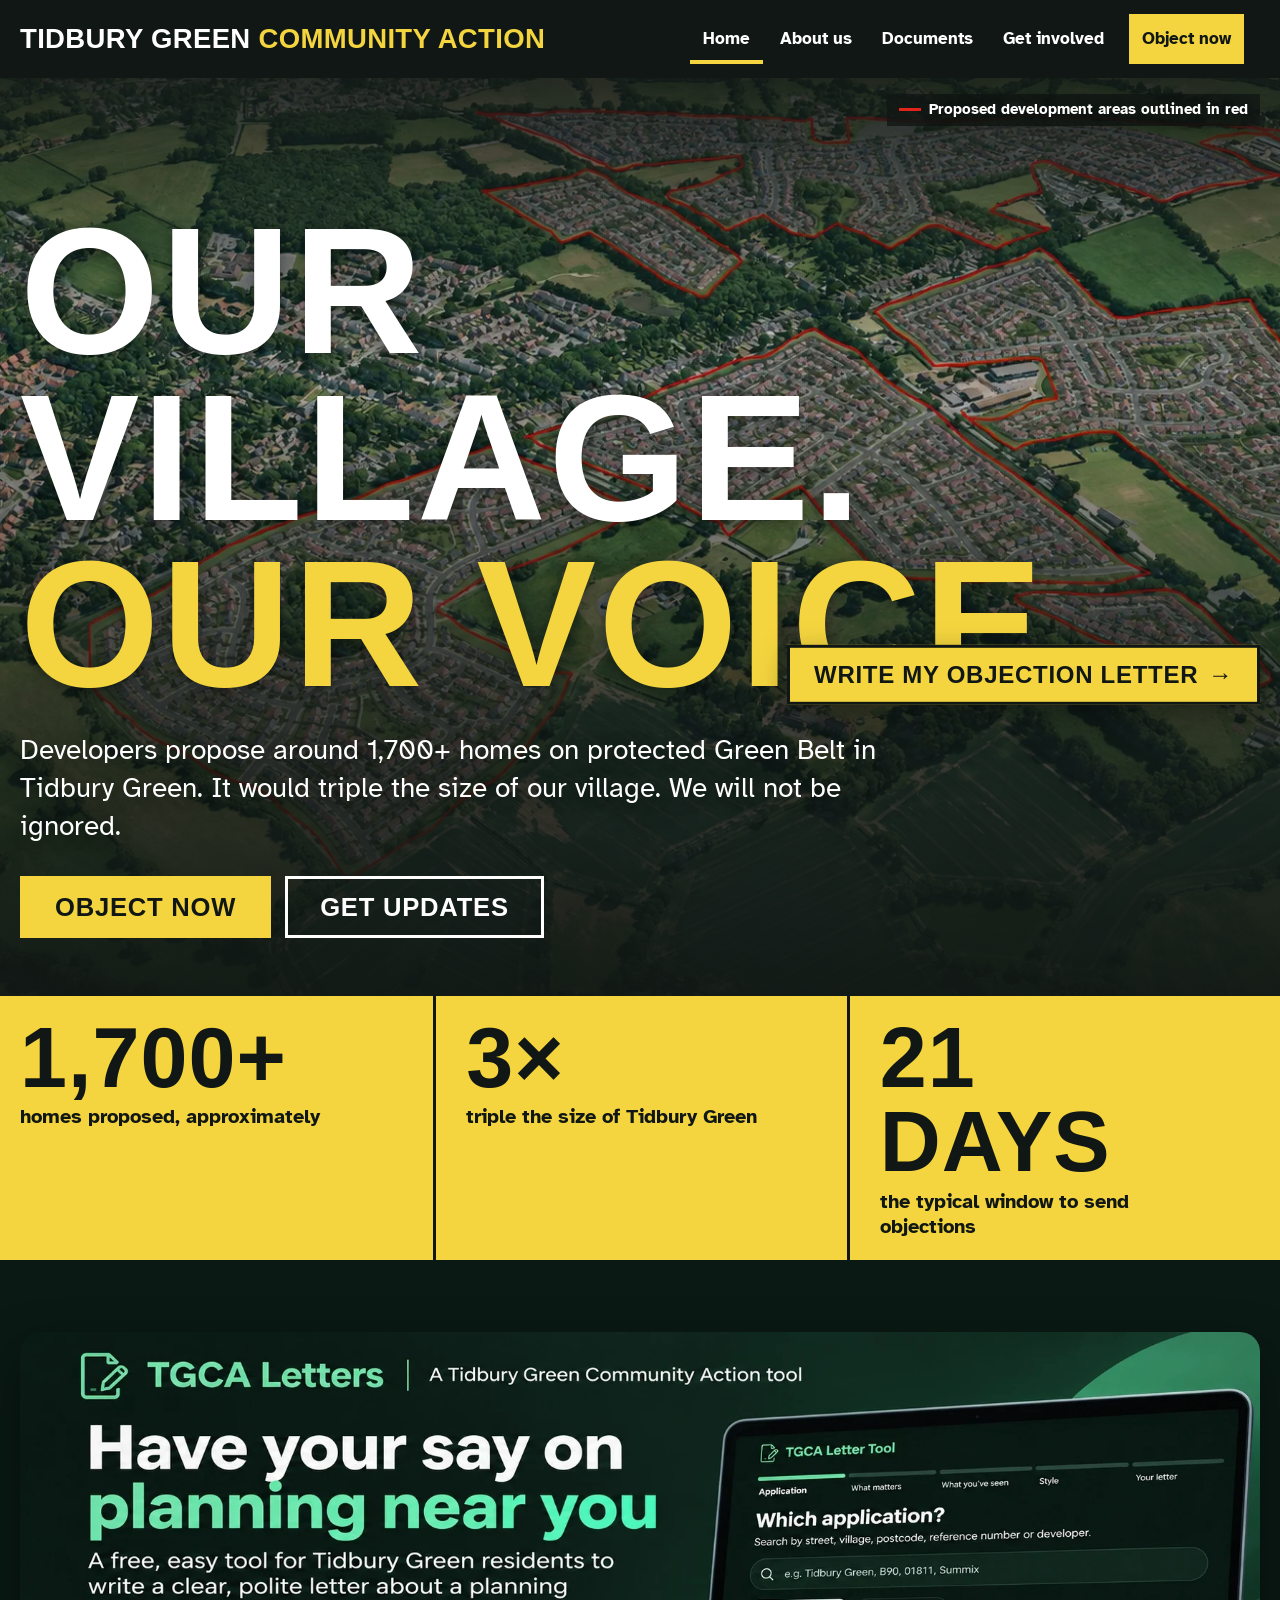
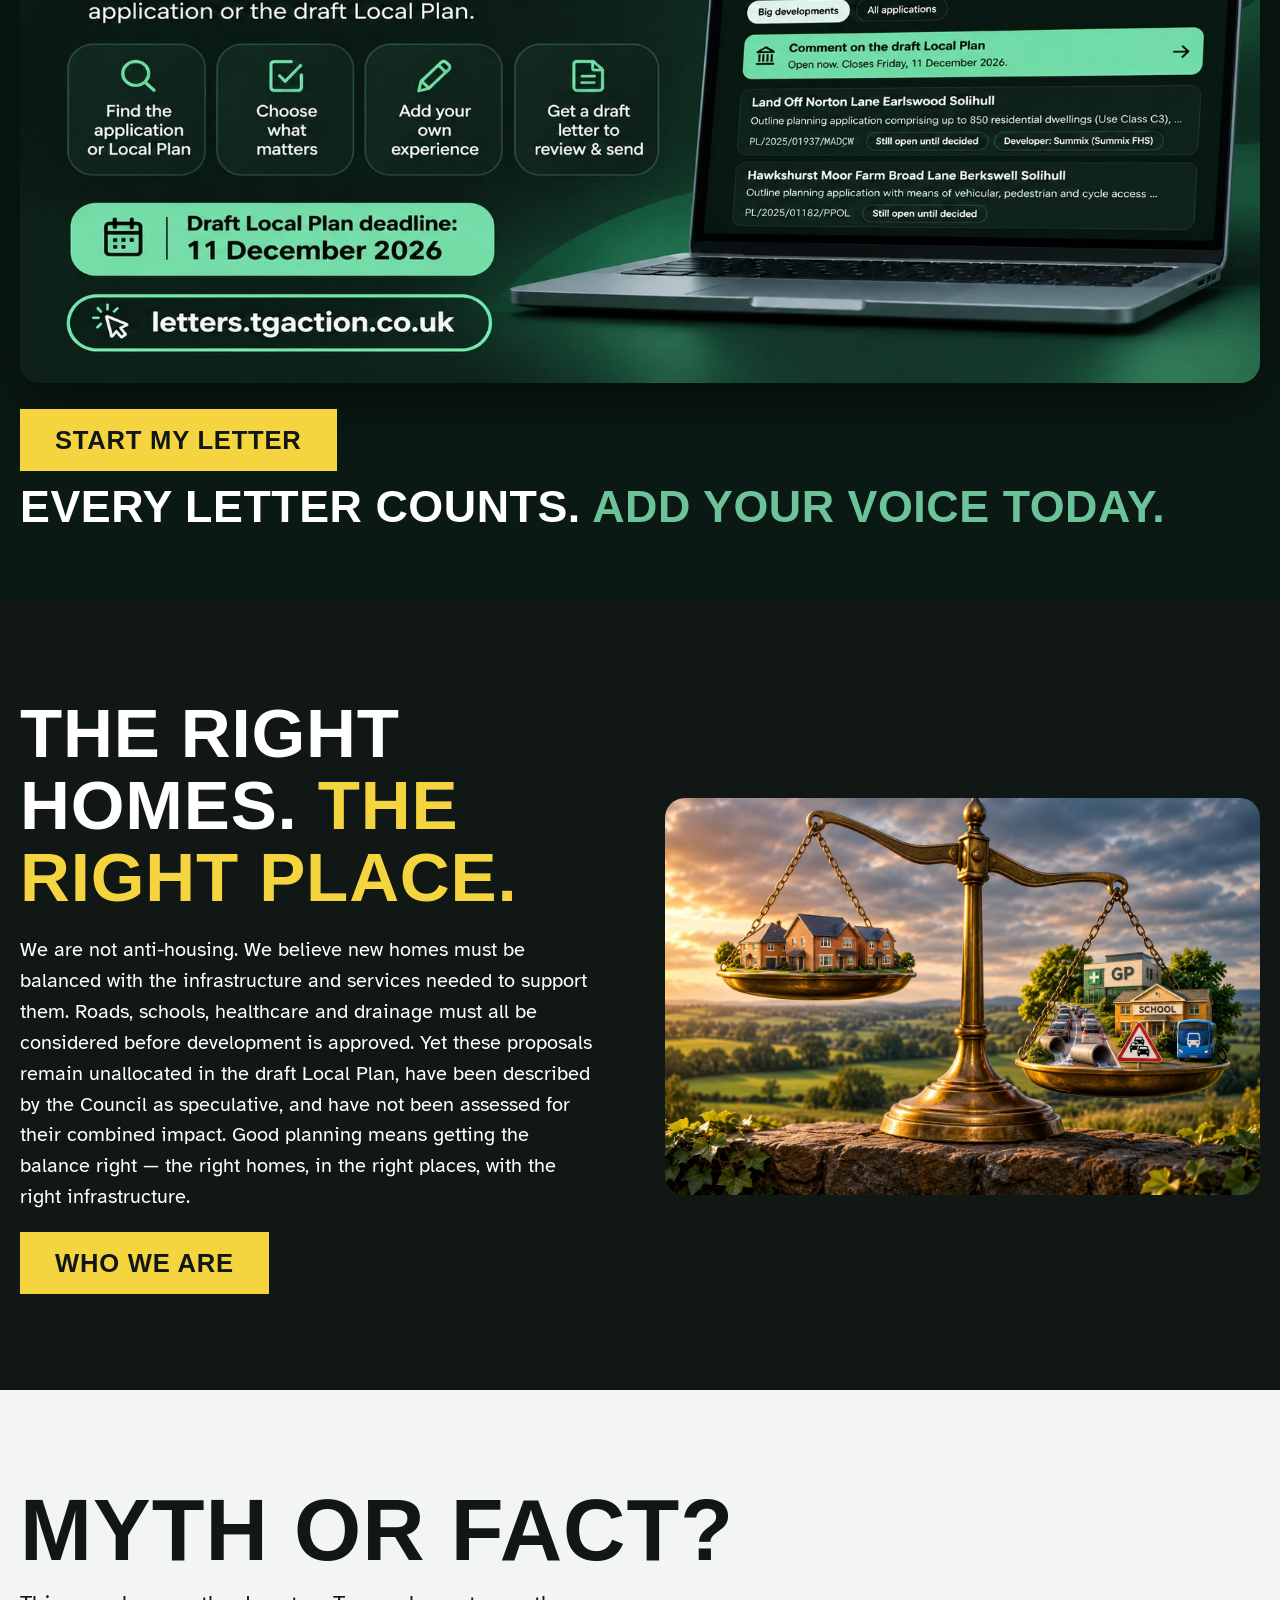
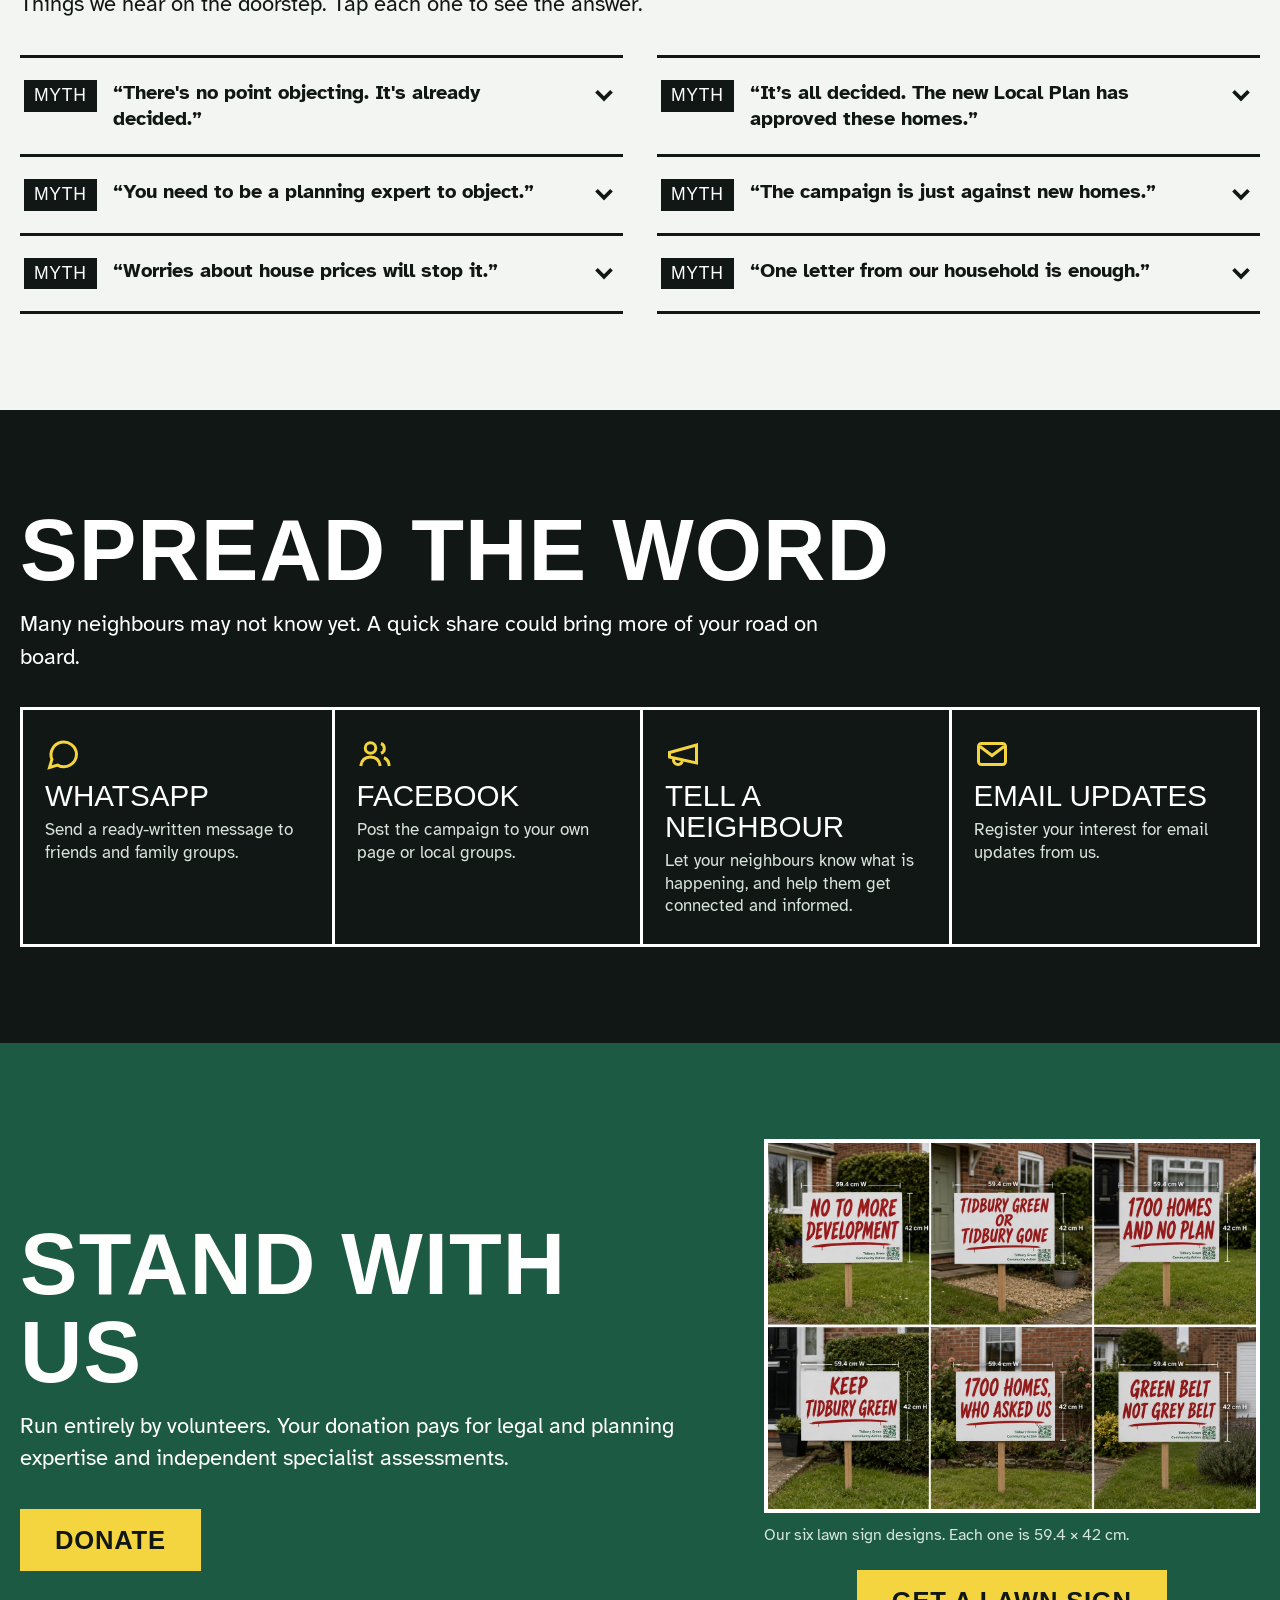
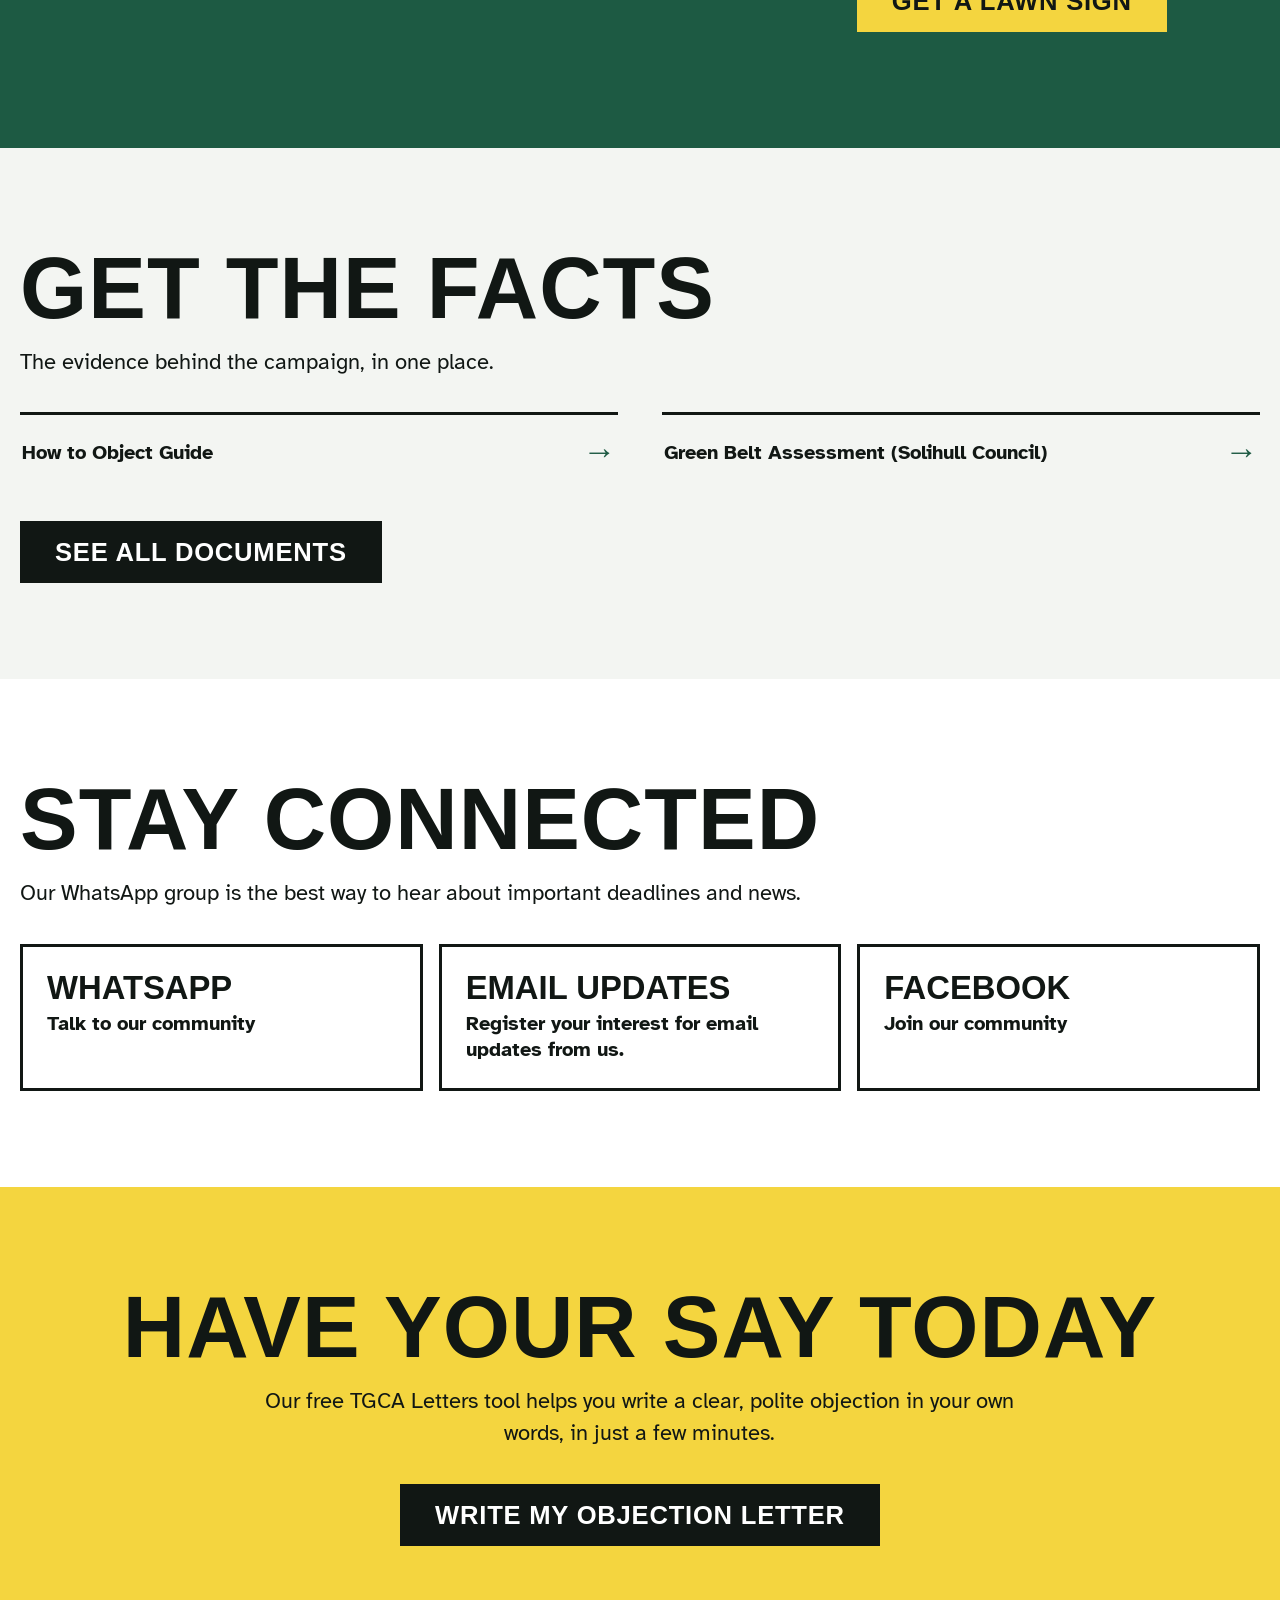
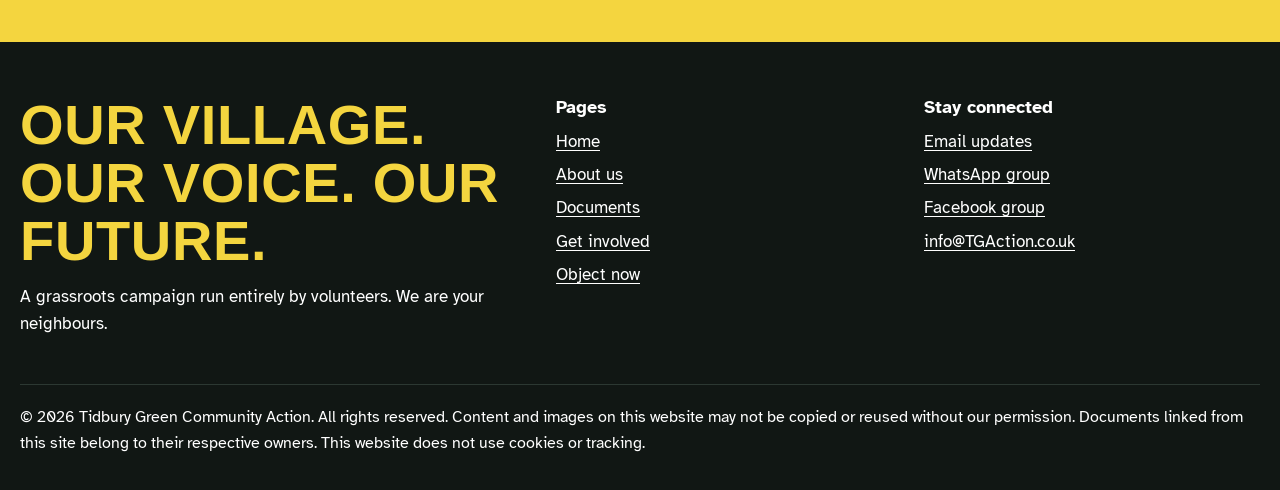
<file: index.html>
<!doctype html>
<html lang="en-GB">
<head>
<meta charset="utf-8">
<meta name="viewport" content="width=device-width, initial-scale=1">
<title>Tidbury Green Community Action | Our Village. Our Voice.</title>
<meta name="description" content="Protect the Green Belt around Tidbury Green. Find out how to object, read the evidence and support the campaign.">
<meta property="og:title" content="Tidbury Green Community Action | Our Village. Our Voice.">
<meta property="og:description" content="Protect the Green Belt around Tidbury Green. Find out how to object, read the evidence and support the campaign.">
<meta property="og:image" content="https://www.tgaction.co.uk/assets/aerial.jpg">
<link rel="icon" href="assets/mark.svg" type="image/svg+xml">
<link rel="preconnect" href="https://fonts.googleapis.com">
<link rel="preconnect" href="https://fonts.gstatic.com" crossorigin>
<link rel="stylesheet" href="https://fonts.googleapis.com/css2?family=Atkinson+Hyperlegible:ital,wght@0,400;0,700;1,400&display=swap">
<link rel="stylesheet" href="assets/style.css">
<script src="assets/site.js" defer></script>
</head>
<body>
<a class="sr skip" href="#main">Skip to main content</a>

<header class="top"><div class="wrap bar">
  <a class="logo poster" href="index.html">Tidbury Green <span>Community Action</span></a>
  <nav class="main-nav" id="nav" aria-label="Main">
    <a href="index.html" aria-current="page">Home</a><a href="about.html">About us</a><a href="documents.html">Documents</a><a href="get-involved.html">Get involved</a>
    <a class="cta" href="object.html">Object now</a>
  </nav>
  <div class="tools">
    <button class="tool menu-btn" type="button" aria-expanded="false" aria-controls="nav">Menu</button>
  </div>
</div></header>

<main id="main">
  <section class="hero" role="img" aria-label="Aerial view of Tidbury Green with the proposed development areas outlined in red"><p class="hero-credit">Proposed development areas outlined in red</p><div class="wrap">
    <h1 data-listen>Our village.<br><em>Our voice.</em></h1>
    <p data-listen>Developers propose around 1,700+ homes on protected Green Belt in Tidbury Green. It would triple the size of our village. We will not be ignored.</p>
    <div class="btns"><a class="btn y" href="object.html">Object now</a><a class="btn w" href="https://mailchi.mp/c38a7836127c/tgaction-register">Get updates</a></div>
  </div></section>

  <section class="numbers yellow"><div class="wrap">
    <div class="num"><b class="poster">1,700+</b>homes proposed, approximately</div>
    <div class="num"><b class="poster">3&times;</b>triple the size of Tidbury Green</div>
    <div class="num"><b class="poster">21 days</b>the typical window to send objections</div>
  </div></section>

  <section class="tgl-ad" id="letter"><div class="wrap">
  <a class="tgl-ad-img" href="https://letters.tgaction.co.uk/">
    <img src="assets/tgca-letters-advert.webp" width="1731" height="909" loading="lazy" alt="TGCA Letters, a Tidbury Green Community Action tool. Have your say on planning near you. A free, easy tool for Tidbury Green residents to write a clear, polite letter about a planning application or the draft Local Plan. Find the application or Local Plan, choose what matters, add your own experience, and get a draft letter to review and send. Draft Local Plan deadline: 11 December 2026. letters.tgaction.co.uk">
  </a>
  <div class="tgl-ad-actions">
    <a class="btn y" href="https://letters.tgaction.co.uk/">Start my letter</a>
    <p class="tgl-ad-cheer poster">Every letter counts. <span>Add your voice today.</span></p>
  </div>
</div></section>

  <section class="band dark"><div class="wrap split split-wide">
    <div>
      <p class="big-quote poster">The right homes. <em>The right place.</em></p>
      <p style="margin-top:22px">We are not anti-housing. We believe new homes must be balanced with the infrastructure and services needed to support them. Roads, schools, healthcare and drainage must all be considered before development is approved. Yet these proposals remain unallocated in the draft Local Plan, have been described by the Council as speculative, and have not been assessed for their combined impact. Good planning means getting the balance right &mdash; the right homes, in the right places, with the right infrastructure.</p>
      <a class="btn y" href="about.html">Who we are</a>
    </div>
    <img class="photo whole" src="assets/balance.webp" alt="A set of brass scales weighing new houses against a GP surgery, a school, a bus, queuing traffic and drainage pipes, with green countryside behind." width="1536" height="1024" loading="lazy">
  </div></section>

  <section class="band off" id="myths"><div class="wrap">
    <h2>Myth or fact?</h2>
    <p class="intro">Things we hear on the doorstep. Tap each one to see the answer.</p>
    <div class="myths">
      <div class="myth"><button type="button" aria-expanded="false"><span class="badge m">Myth</span><span class="q">&ldquo;There's no point objecting. It's already decided.&rdquo;</span><svg class="chev" viewBox="0 0 24 24" fill="none" stroke="currentColor" stroke-width="3" aria-hidden="true"><path d="m6 9 6 6 6-6"/></svg></button><div class="fact" hidden><span class="badge f">Fact</span><p>The council must base its decision on material planning considerations, and every individual submission is counted separately.</p></div></div>
      <div class="myth"><button type="button" aria-expanded="false"><span class="badge m">Myth</span><span class="q">&ldquo;It&rsquo;s all decided. The new Local Plan has approved these homes.&rdquo;</span><svg class="chev" viewBox="0 0 24 24" fill="none" stroke="currentColor" stroke-width="3" aria-hidden="true"><path d="m6 9 6 6 6-6"/></svg></button><div class="fact" hidden><span class="badge f">Fact</span><p>None of these sites is allocated in the draft Local Plan. But the plan names land around Wythall and Earlswood stations for about 1,577 homes, and it isn&rsquo;t final yet. <a href="object.html">Comment before 11 December 2026</a>.</p></div></div>
      <div class="myth"><button type="button" aria-expanded="false"><span class="badge m">Myth</span><span class="q">&ldquo;You need to be a planning expert to object.&rdquo;</span><svg class="chev" viewBox="0 0 24 24" fill="none" stroke="currentColor" stroke-width="3" aria-hidden="true"><path d="m6 9 6 6 6-6"/></svg></button><div class="fact" hidden><span class="badge f">Fact</span><p>Even a short objection in your own words can make a real difference. Our free <a href="https://letters.tgaction.co.uk/">TGCA Letters tool</a> helps you write yours, step by step. Local knowledge and photos are especially valuable.</p></div></div>
      <div class="myth"><button type="button" aria-expanded="false"><span class="badge m">Myth</span><span class="q">&ldquo;The campaign is just against new homes.&rdquo;</span><svg class="chev" viewBox="0 0 24 24" fill="none" stroke="currentColor" stroke-width="3" aria-hidden="true"><path d="m6 9 6 6 6-6"/></svg></button><div class="fact" hidden><span class="badge f">Fact</span><p>We are not anti-housing. Homes must be the right homes, in the right place, with the right infrastructure, after proper democratic planning.</p></div></div>
      <div class="myth"><button type="button" aria-expanded="false"><span class="badge m">Myth</span><span class="q">&ldquo;Worries about house prices will stop it.&rdquo;</span><svg class="chev" viewBox="0 0 24 24" fill="none" stroke="currentColor" stroke-width="3" aria-hidden="true"><path d="m6 9 6 6 6-6"/></svg></button><div class="fact" hidden><span class="badge f">Fact</span><p>House prices are not a valid planning reason. Focus on Green Belt, flooding, traffic, local services, wildlife and heritage.</p></div></div>
      <div class="myth"><button type="button" aria-expanded="false"><span class="badge m">Myth</span><span class="q">&ldquo;One letter from our household is enough.&rdquo;</span><svg class="chev" viewBox="0 0 24 24" fill="none" stroke="currentColor" stroke-width="3" aria-hidden="true"><path d="m6 9 6 6 6-6"/></svg></button><div class="fact" hidden><span class="badge f">Fact</span><p>Every individual submission is counted separately, so each adult in your home can send their own objection in their own words.</p></div></div>
    </div>
  </div></section>

  <section class="band dark"><div class="wrap">
    <h2>Spread the word</h2>
    <p class="intro">Many neighbours may not know yet. A quick share could bring more of your road on board.</p>
    <div class="share">
      <a data-share="whatsapp" href="https://chat.whatsapp.com/EBzqPUOAD3NLZhDo6qdUAZ"><svg viewBox="0 0 24 24" fill="none" stroke="currentColor" stroke-width="2" aria-hidden="true"><path d="M21 12a8.5 8.5 0 0 1-12.6 7.4L3 21l1.6-5.4A8.5 8.5 0 1 1 21 12z"/></svg><b>WhatsApp</b><span>Send a ready-written message to friends and family groups.</span></a>
      <a data-share="facebook" href="https://www.facebook.com/groups/tidburygreencommunityaction"><svg viewBox="0 0 24 24" fill="none" stroke="currentColor" stroke-width="2" aria-hidden="true"><circle cx="9" cy="8" r="3.5"/><path d="M2.5 20c.6-4 3-6 6.5-6s5.9 2 6.5 6M16 5a3.5 3.5 0 0 1 0 6.5M18 14.5c2 .8 3.2 2.6 3.5 5.5"/></svg><b>Facebook</b><span>Post the campaign to your own page or local groups.</span></a>
      <a data-share="email" href="mailto:"><svg viewBox="0 0 24 24" fill="none" stroke="currentColor" stroke-width="2" aria-hidden="true"><path d="m3 11 18-5v12L3 14v-3z"/><path d="M11.6 16.8a3 3 0 1 1-5.8-1.6"/></svg><b>Tell a neighbour</b><span>Let your neighbours know what is happening, and help them get connected and informed.</span></a>
      <a href="https://mailchi.mp/c38a7836127c/tgaction-register"><svg viewBox="0 0 24 24" fill="none" stroke="currentColor" stroke-width="2" aria-hidden="true"><rect x="3" y="5" width="18" height="14" rx="2"/><path d="m4 7 8 6 8-6"/></svg><b>Email updates</b><span>Register your interest for email updates from us.</span></a>
    </div>
  </div></section>

  <section class="band green"><div class="wrap split">
    <div>
      <h2>Stand with us</h2>
      <p class="intro">Run entirely by volunteers. Your donation pays for legal and planning expertise and independent specialist assessments.</p>
      <div class="btns"><a class="btn y" href="get-involved.html#donate">Donate</a></div>
    </div>
    <div>
      <figure class="signs-photo"><img src="assets/lawn-signs.webp" width="1448" height="1086" loading="lazy" alt="Six campaign lawn signs on stakes in front gardens, each 59.4 cm wide by 42 cm high, with red lettering and the Tidbury Green Community Action name. The slogans are: No to more development. Tidbury Green or Tidbury gone. 1700 homes and no plan. Keep Tidbury Green. 1700 homes, who asked us. Green belt not grey belt."><figcaption>Our six lawn sign designs. Each one is 59.4 &times; 42 cm.</figcaption></figure>
      <p class="centre"><a class="btn y" href="get-involved.html#sign">Get a lawn sign</a></p>
    </div>
  </div></section>

  <section class="band off"><div class="wrap">
    <h2>Get the facts</h2>
    <p class="intro">The evidence behind the campaign, in one place.</p>
    <div class="doc-list">
      <a href="https://drive.google.com/file/d/165TrHSKY4jLJFlI0B8kQFYXKsHL_g45Z/view?usp=sharing">How to Object Guide <span class="arrow" aria-hidden="true">&rarr;</span></a>
      <a href="https://drive.google.com/file/d/1rc2FZXfVWYdqApe7mDIutxbJRVhjYL5S/view?usp=sharing">Green Belt Assessment (Solihull Council) <span class="arrow" aria-hidden="true">&rarr;</span></a>
    </div>
    <a class="btn" href="documents.html">See all documents</a>
  </div></section>

  <section class="band"><div class="wrap">
    <h2>Stay connected</h2>
    <p class="intro">Our WhatsApp group is the best way to hear about important deadlines and news.</p>
    <div class="connect">
      <a href="https://chat.whatsapp.com/EBzqPUOAD3NLZhDo6qdUAZ"><b>WhatsApp</b>Talk to our community</a>
      <a href="https://mailchi.mp/c38a7836127c/tgaction-register"><b>Email updates</b>Register your interest for email updates from us.</a>
      <a href="https://www.facebook.com/groups/tidburygreencommunityaction"><b>Facebook</b>Join our community</a>
    </div>
  </div></section>
  <section class="band yellow final-cta"><div class="wrap">
    <h2>Have your say today</h2>
    <p class="intro">Our free TGCA Letters tool helps you write a clear, polite objection in your own words, in just a few minutes.</p>
    <a class="btn" href="https://letters.tgaction.co.uk/">Write my objection letter</a>
  </div></section>
</main>

<footer class="foot"><div class="wrap">
  <div class="foot-grid">
    <div><p class="motto poster">Our Village. Our Voice. Our Future.</p><p>A grassroots campaign run entirely by volunteers. We are your neighbours.</p></div>
    <div><h2>Pages</h2><ul><li><a href="index.html">Home</a></li><li><a href="about.html">About us</a></li><li><a href="documents.html">Documents</a></li><li><a href="get-involved.html">Get involved</a></li><li><a href="object.html">Object now</a></li></ul></div>
    <div><h2>Stay connected</h2><ul><li><a href="https://mailchi.mp/c38a7836127c/tgaction-register">Email updates</a></li><li><a href="https://chat.whatsapp.com/EBzqPUOAD3NLZhDo6qdUAZ">WhatsApp group</a></li><li><a href="https://www.facebook.com/groups/tidburygreencommunityaction">Facebook group</a></li><li><a href="mailto:info@TGAction.co.uk">info@TGAction.co.uk</a></li></ul></div>
  </div>
  <p class="foot-note">&copy; 2026 Tidbury Green Community Action. All rights reserved. Content and images on this website may not be copied or reused without our permission. Documents linked from this site belong to their respective owners. This website does not use cookies or tracking.</p>
</div></footer>
<a class="sticky-cta" href="https://letters.tgaction.co.uk/"><span class="long">Write my objection letter</span><span class="short" aria-hidden="true">Object now</span> <span aria-hidden="true">&rarr;</span></a>
</body>
</html>
</file>
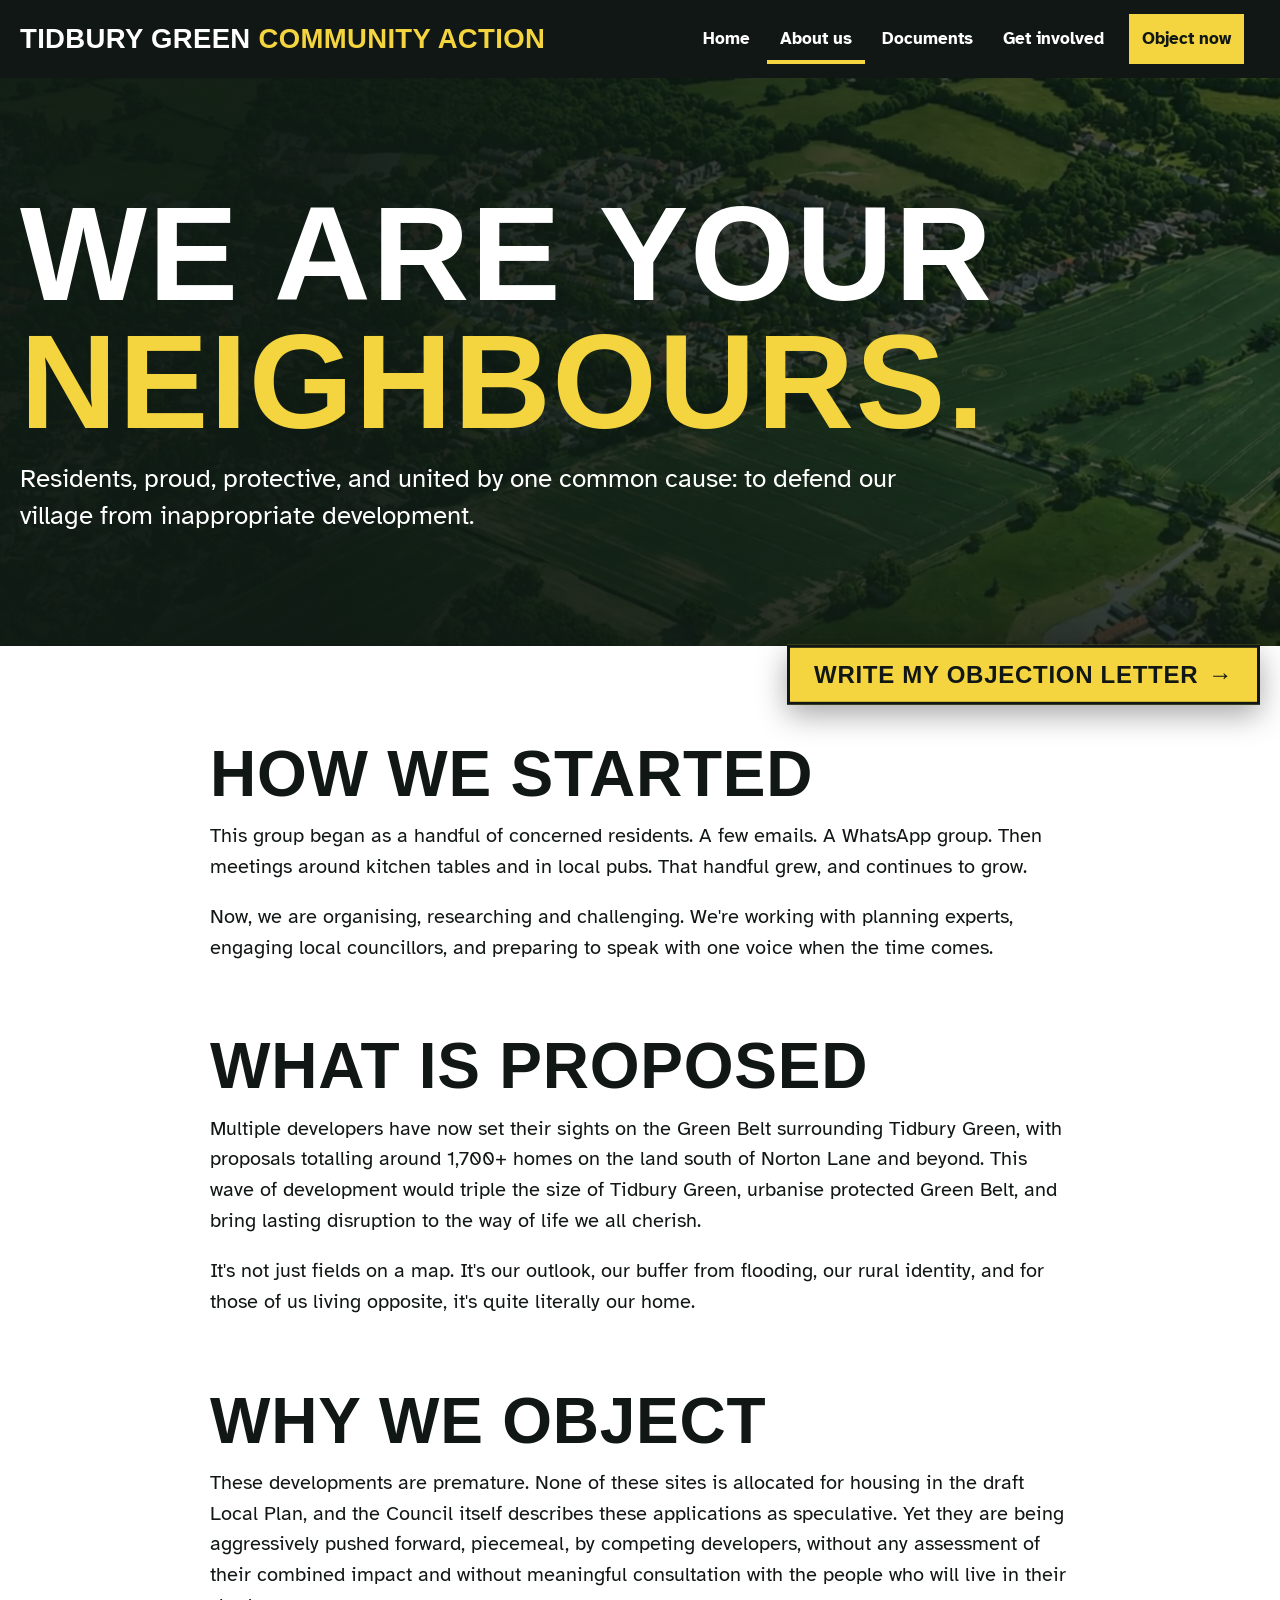
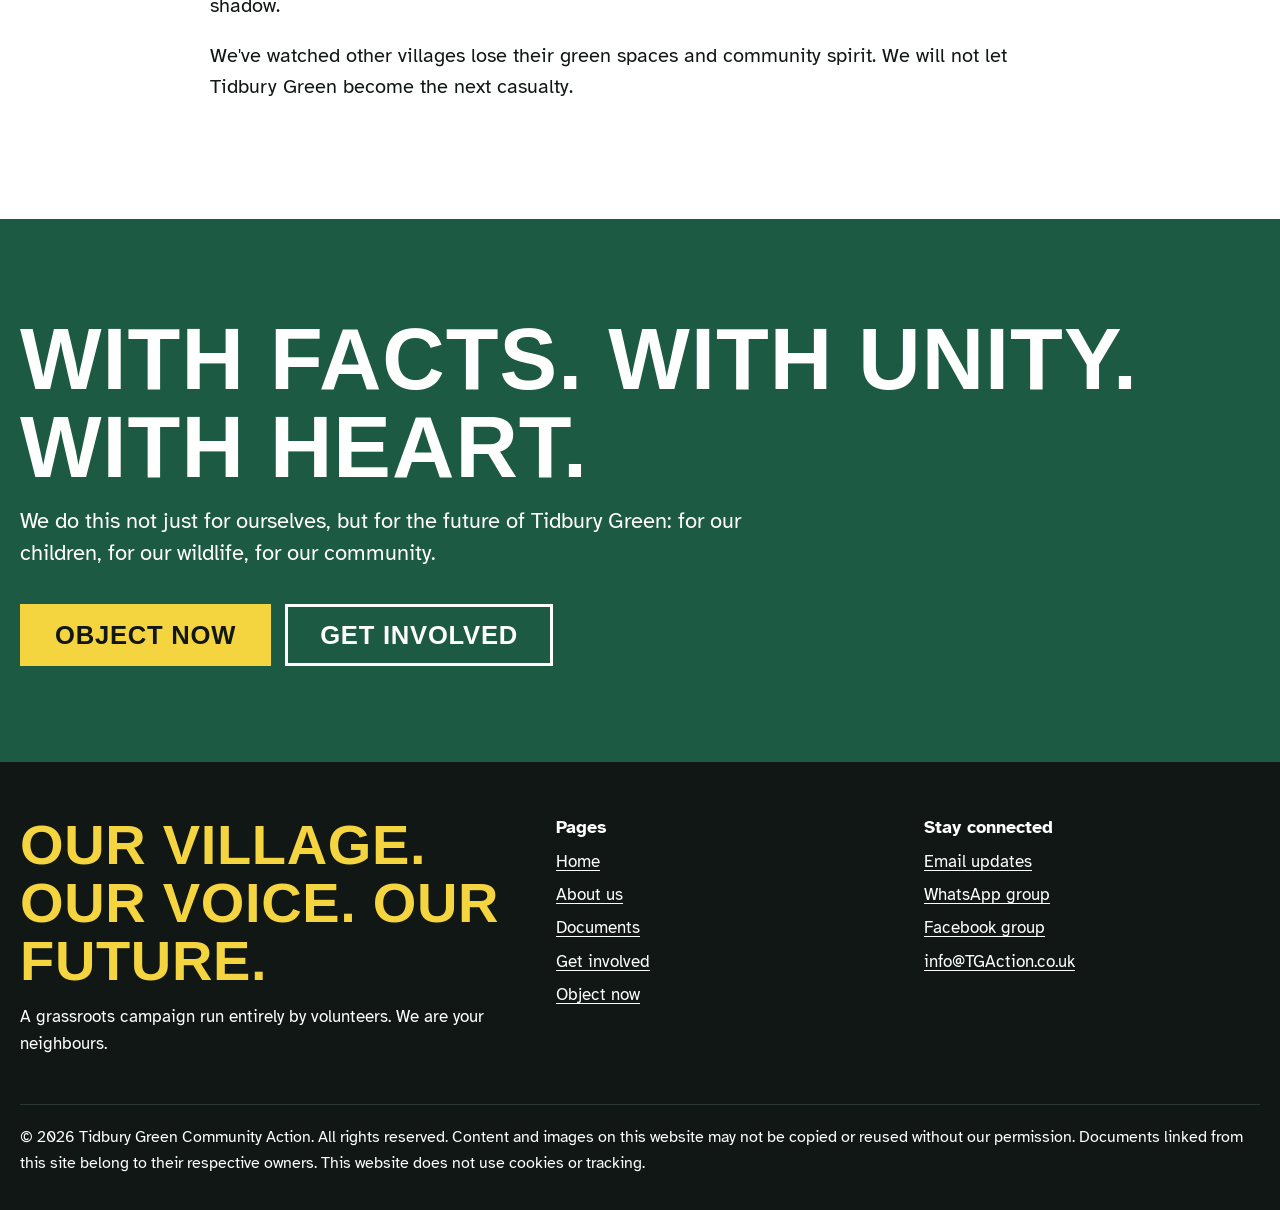
<file: about.html>
<!doctype html>
<html lang="en-GB">
<head>
<meta charset="utf-8">
<meta name="viewport" content="width=device-width, initial-scale=1">
<title>About us | Tidbury Green Community Action</title>
<meta name="description" content="We are residents of Tidbury Green, united to defend our village from inappropriate development on the Green Belt.">
<meta property="og:title" content="About us | Tidbury Green Community Action">
<meta property="og:description" content="We are residents of Tidbury Green, united to defend our village from inappropriate development on the Green Belt.">
<meta property="og:image" content="https://www.tgaction.co.uk/assets/aerial.jpg">
<link rel="icon" href="assets/mark.svg" type="image/svg+xml">
<link rel="preconnect" href="https://fonts.googleapis.com">
<link rel="preconnect" href="https://fonts.gstatic.com" crossorigin>
<link rel="stylesheet" href="https://fonts.googleapis.com/css2?family=Atkinson+Hyperlegible:ital,wght@0,400;0,700;1,400&display=swap">
<link rel="stylesheet" href="assets/style.css">
<script src="assets/site.js" defer></script>
</head>
<body>
<a class="sr skip" href="#main">Skip to main content</a>

<header class="top"><div class="wrap bar">
  <a class="logo poster" href="index.html">Tidbury Green <span>Community Action</span></a>
  <nav class="main-nav" id="nav" aria-label="Main">
    <a href="index.html">Home</a><a href="about.html" aria-current="page">About us</a><a href="documents.html">Documents</a><a href="get-involved.html">Get involved</a>
    <a class="cta" href="object.html">Object now</a>
  </nav>
  <div class="tools">
    <button class="tool menu-btn" type="button" aria-expanded="false" aria-controls="nav">Menu</button>
  </div>
</div></header>

<main id="main">
  <div class="page-head"><div class="wrap">
    <h1 data-listen>We are your <em>neighbours.</em></h1>
    <p data-listen>Residents, proud, protective, and united by one common cause: to defend our village from inappropriate development.</p>
  </div></div>

  <section class="band"><div class="narrow prose">
    <h2>How we started</h2>
    <p>This group began as a handful of concerned residents. A few emails. A WhatsApp group. Then meetings around kitchen tables and in local pubs. That handful grew, and continues to grow.</p>
    <p>Now, we are organising, researching and challenging. We're working with planning experts, engaging local councillors, and preparing to speak with one voice when the time comes.</p>

    <h2>What is proposed</h2>
    <p>Multiple developers have now set their sights on the Green Belt surrounding Tidbury Green, with proposals totalling around 1,700+ homes on the land south of Norton Lane and beyond. This wave of development would triple the size of Tidbury Green, urbanise protected Green Belt, and bring lasting disruption to the way of life we all cherish.</p>
    <p>It's not just fields on a map. It's our outlook, our buffer from flooding, our rural identity, and for those of us living opposite, it's quite literally our home.</p>

    <h2>Why we object</h2>
    <p>These developments are premature. None of these sites is allocated for housing in the draft Local Plan, and the Council itself describes these applications as speculative. Yet they are being aggressively pushed forward, piecemeal, by competing developers, without any assessment of their combined impact and without meaningful consultation with the people who will live in their shadow.</p>
    <p>We've watched other villages lose their green spaces and community spirit. We will not let Tidbury Green become the next casualty.</p>
  </div></section>

  <section class="band green"><div class="wrap">
    <h2>With facts. With unity. With heart.</h2>
    <p class="intro">We do this not just for ourselves, but for the future of Tidbury Green: for our children, for our wildlife, for our community.</p>
    <div class="btns"><a class="btn y" href="object.html">Object now</a><a class="btn w" href="get-involved.html">Get involved</a></div>
  </div></section>
</main>

<footer class="foot"><div class="wrap">
  <div class="foot-grid">
    <div><p class="motto poster">Our Village. Our Voice. Our Future.</p><p>A grassroots campaign run entirely by volunteers. We are your neighbours.</p></div>
    <div><h2>Pages</h2><ul><li><a href="index.html">Home</a></li><li><a href="about.html">About us</a></li><li><a href="documents.html">Documents</a></li><li><a href="get-involved.html">Get involved</a></li><li><a href="object.html">Object now</a></li></ul></div>
    <div><h2>Stay connected</h2><ul><li><a href="https://mailchi.mp/c38a7836127c/tgaction-register">Email updates</a></li><li><a href="https://chat.whatsapp.com/EBzqPUOAD3NLZhDo6qdUAZ">WhatsApp group</a></li><li><a href="https://www.facebook.com/groups/tidburygreencommunityaction">Facebook group</a></li><li><a href="mailto:info@TGAction.co.uk">info@TGAction.co.uk</a></li></ul></div>
  </div>
  <p class="foot-note">&copy; 2026 Tidbury Green Community Action. All rights reserved. Content and images on this website may not be copied or reused without our permission. Documents linked from this site belong to their respective owners. This website does not use cookies or tracking.</p>
</div></footer>
<a class="sticky-cta" href="https://letters.tgaction.co.uk/"><span class="long">Write my objection letter</span><span class="short" aria-hidden="true">Object now</span> <span aria-hidden="true">&rarr;</span></a>
</body>
</html>
</file>
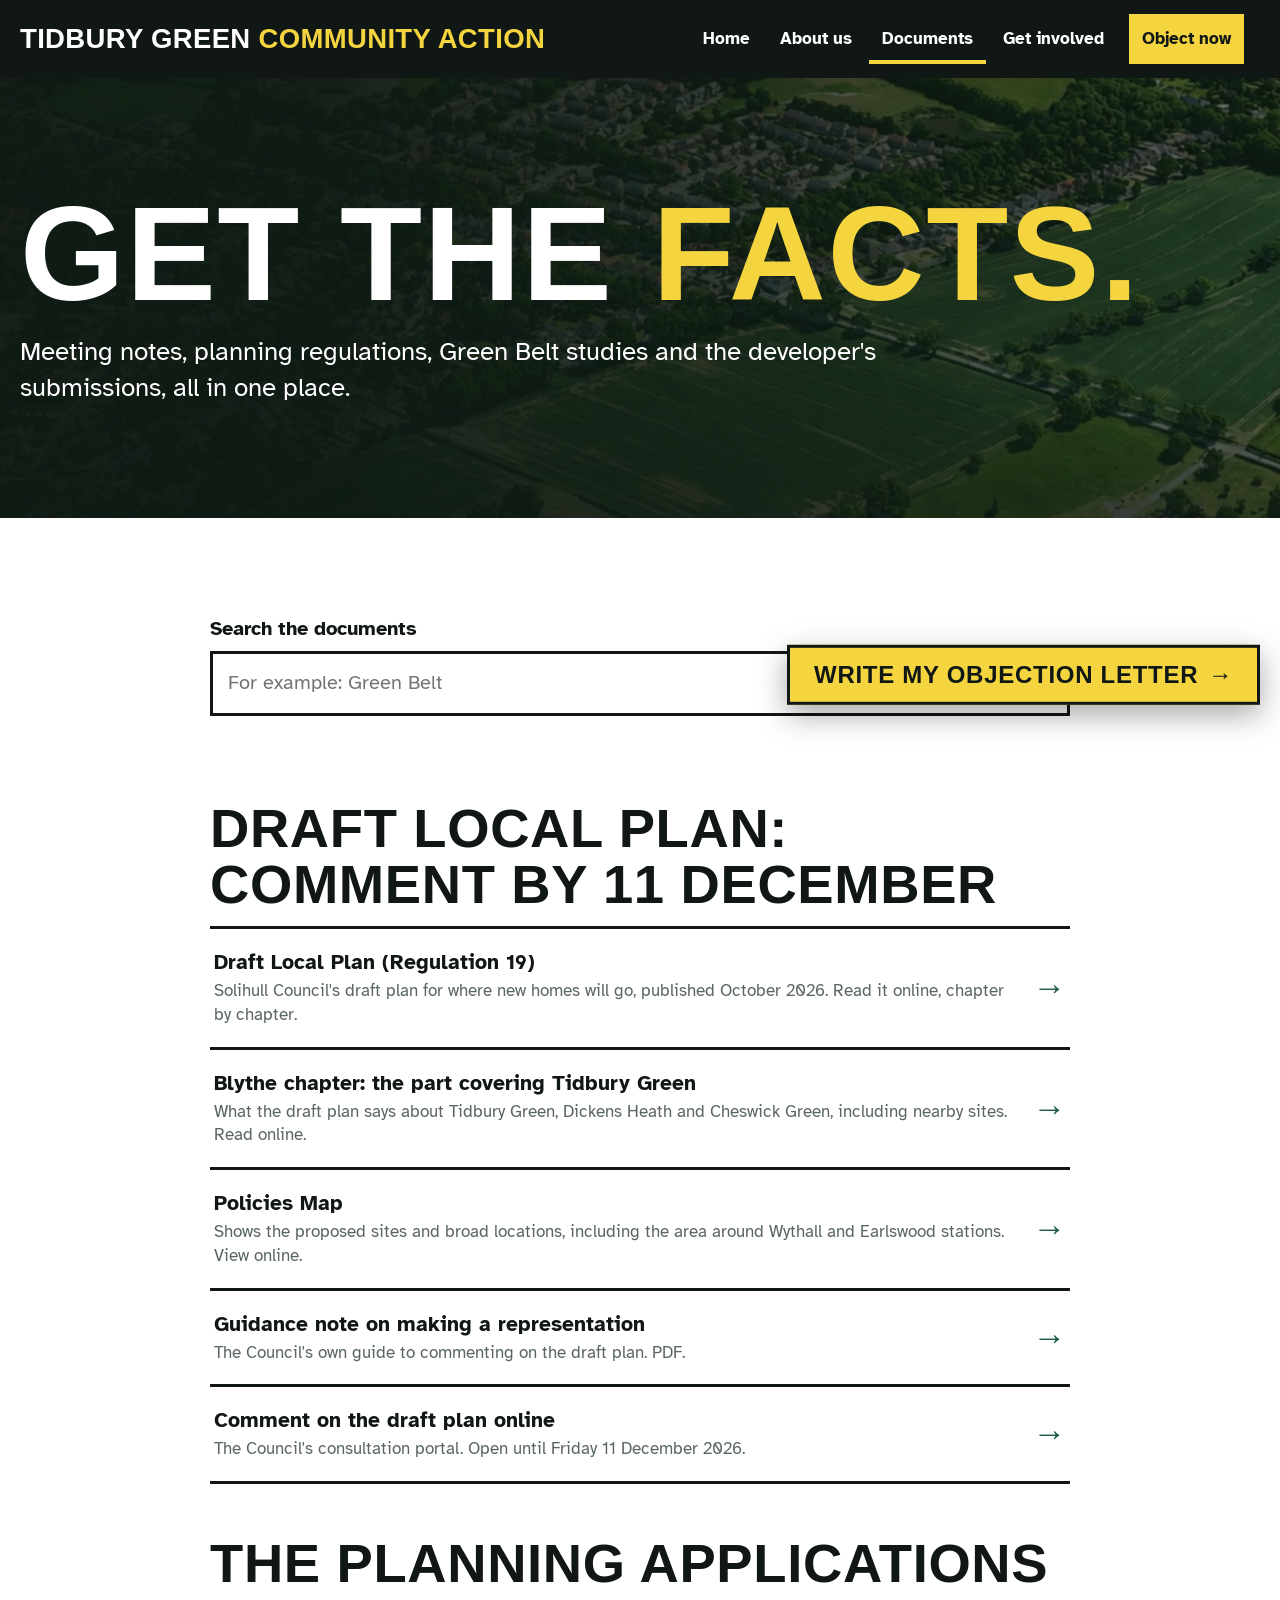
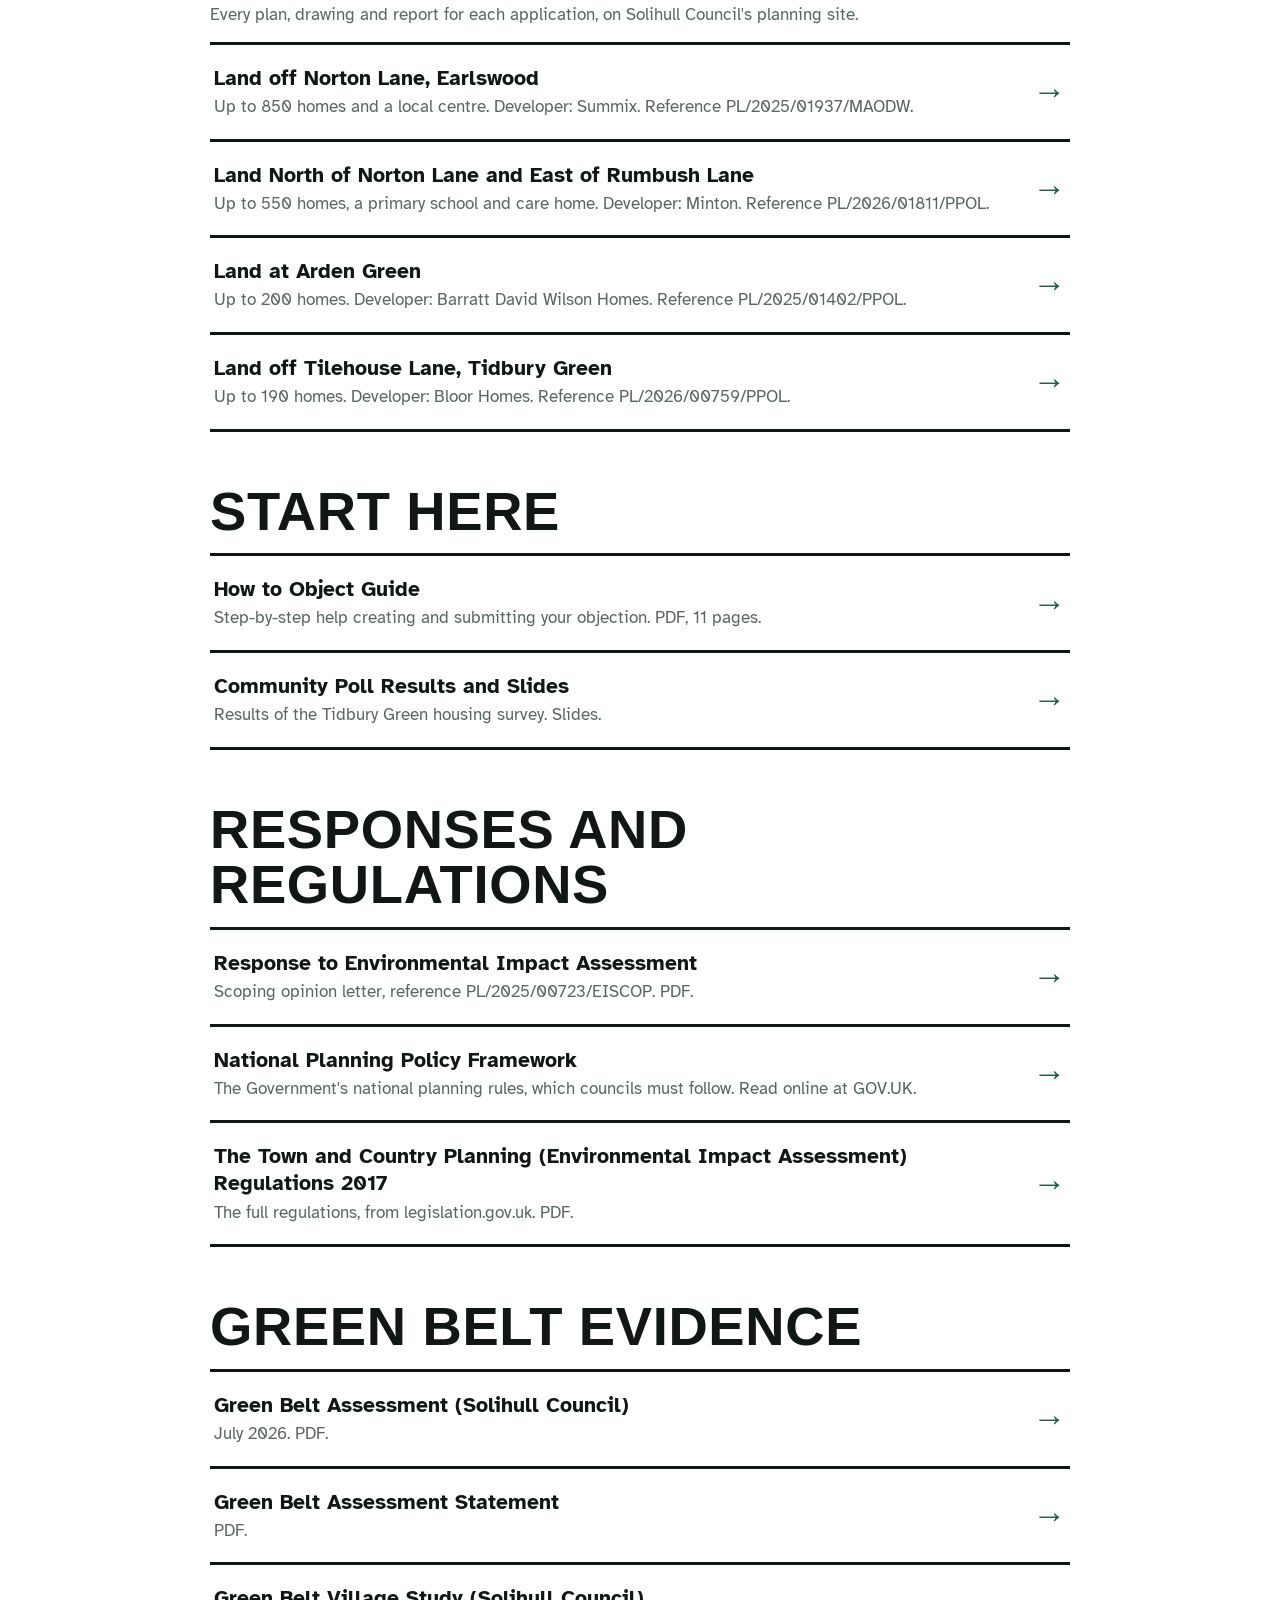
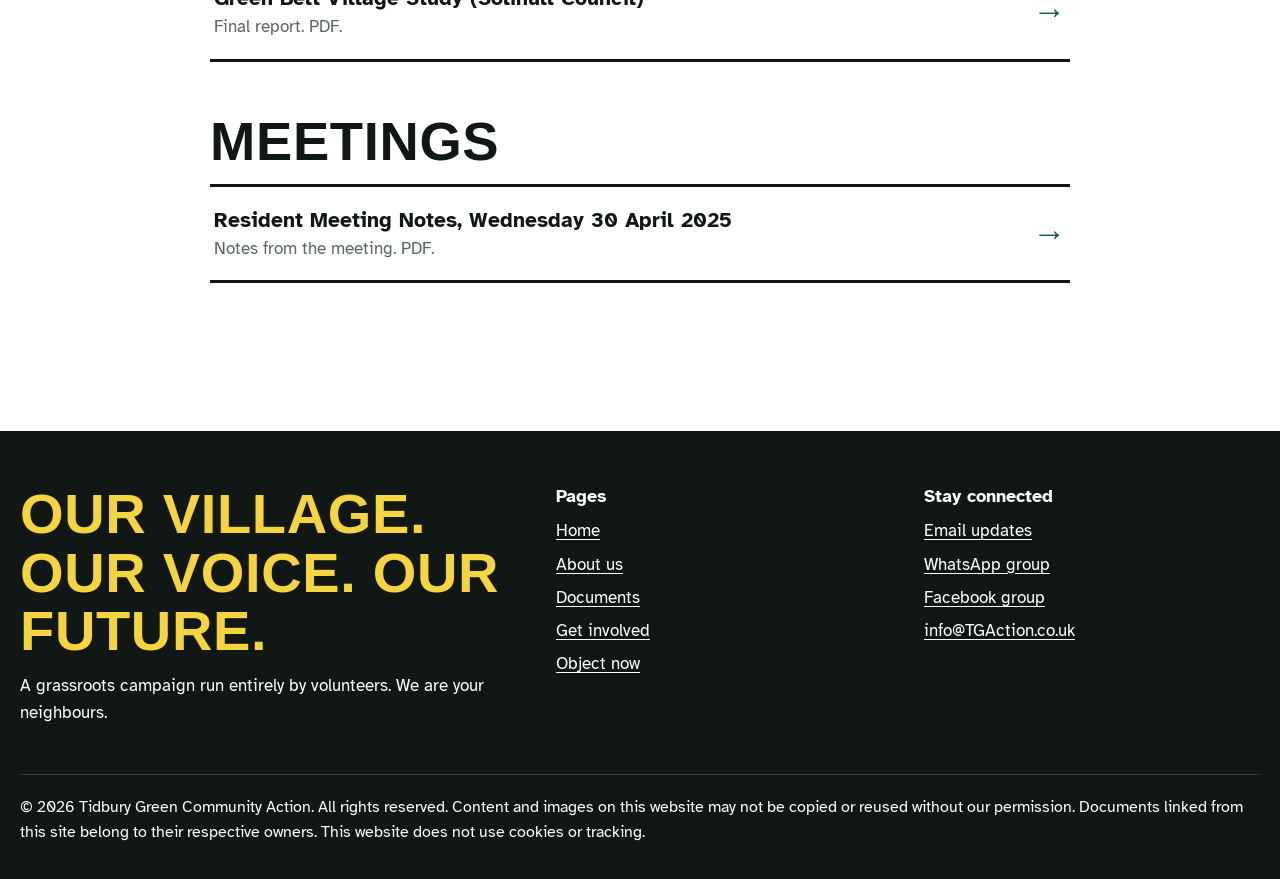
<file: documents.html>
<!doctype html>
<html lang="en-GB">
<head>
<meta charset="utf-8">
<meta name="viewport" content="width=device-width, initial-scale=1">
<title>Documents | Tidbury Green Community Action</title>
<meta name="description" content="Planning submissions, Green Belt studies, regulations and meeting notes for the Tidbury Green campaign.">
<meta property="og:title" content="Documents | Tidbury Green Community Action">
<meta property="og:description" content="Planning submissions, Green Belt studies, regulations and meeting notes for the Tidbury Green campaign.">
<meta property="og:image" content="https://www.tgaction.co.uk/assets/aerial.jpg">
<link rel="icon" href="assets/mark.svg" type="image/svg+xml">
<link rel="preconnect" href="https://fonts.googleapis.com">
<link rel="preconnect" href="https://fonts.gstatic.com" crossorigin>
<link rel="stylesheet" href="https://fonts.googleapis.com/css2?family=Atkinson+Hyperlegible:ital,wght@0,400;0,700;1,400&display=swap">
<link rel="stylesheet" href="assets/style.css">
<script src="assets/site.js" defer></script>
</head>
<body>
<a class="sr skip" href="#main">Skip to main content</a>

<header class="top"><div class="wrap bar">
  <a class="logo poster" href="index.html">Tidbury Green <span>Community Action</span></a>
  <nav class="main-nav" id="nav" aria-label="Main">
    <a href="index.html">Home</a><a href="about.html">About us</a><a href="documents.html" aria-current="page">Documents</a><a href="get-involved.html">Get involved</a>
    <a class="cta" href="object.html">Object now</a>
  </nav>
  <div class="tools">
    <button class="tool menu-btn" type="button" aria-expanded="false" aria-controls="nav">Menu</button>
  </div>
</div></header>

<main id="main">
  <div class="page-head"><div class="wrap">
    <h1 data-listen>Get the <em>facts.</em></h1>
    <p data-listen>Meeting notes, planning regulations, Green Belt studies and the developer's submissions, all in one place.</p>
  </div></div>

  <section class="band"><div class="narrow">
    <div class="search">
      <label for="doc-search">Search the documents</label>
      <input id="doc-search" type="search" placeholder="For example: Green Belt">
      <p class="msg" id="doc-count" role="status" aria-live="polite"></p>
    </div>

    <!-- To add a document, copy one <li class="doc"> block and change the link, title and description. -->

    <div class="doc-group">
      <h2>Draft Local Plan: comment by 11 December</h2>
      <ul class="docs">
        <li class="doc"><a href="https://solihull.oc2.uk/document/22" target="_blank" rel="noopener"><span><b>Draft Local Plan (Regulation 19)</b><small>Solihull Council's draft plan for where new homes will go, published October 2026. Read it online, chapter by chapter.</small></span><span class="arrow" aria-hidden="true">&rarr;</span></a></li>
        <li class="doc"><a href="https://solihull.oc2.uk/document/22/1452" target="_blank" rel="noopener"><span><b>Blythe chapter: the part covering Tidbury Green</b><small>What the draft plan says about Tidbury Green, Dickens Heath and Cheswick Green, including nearby sites. Read online.</small></span><span class="arrow" aria-hidden="true">&rarr;</span></a></li>
        <li class="doc"><a href="https://solihull.oc2.uk/document/22/1834" target="_blank" rel="noopener"><span><b>Policies Map</b><small>Shows the proposed sites and broad locations, including the area around Wythall and Earlswood stations. View online.</small></span><span class="arrow" aria-hidden="true">&rarr;</span></a></li>
        <li class="doc"><a href="https://www.solihull.gov.uk/sites/default/files/2026-10/Guidance-Note-Making-Representation.pdf" target="_blank" rel="noopener"><span><b>Guidance note on making a representation</b><small>The Council's own guide to commenting on the draft plan. PDF.</small></span><span class="arrow" aria-hidden="true">&rarr;</span></a></li>
        <li class="doc"><a href="https://solihull.oc2.uk/document/22" target="_blank" rel="noopener"><span><b>Comment on the draft plan online</b><small>The Council's consultation portal. Open until Friday 11 December 2026.</small></span><span class="arrow" aria-hidden="true">&rarr;</span></a></li>
      </ul>
    </div>

    <div class="doc-group">
      <h2>The planning applications</h2>
      <p class="hint" style="margin:-4px 0 14px">Every plan, drawing and report for each application, on Solihull Council's planning site.</p>
      <ul class="docs">
        <li class="doc"><a href="https://publicaccess.solihull.gov.uk/online-applications/applicationDetails.do?activeTab=documents&keyVal=T46DTLOE01100" target="_blank" rel="noopener"><span><b>Land off Norton Lane, Earlswood</b><small>Up to 850 homes and a local centre. Developer: Summix. Reference PL/2025/01937/MAODW.</small></span><span class="arrow" aria-hidden="true">&rarr;</span></a></li>
        <li class="doc"><a href="https://publicaccess.solihull.gov.uk/online-applications/applicationDetails.do?activeTab=documents&keyVal=TMHRU6OE01100" target="_blank" rel="noopener"><span><b>Land North of Norton Lane and East of Rumbush Lane</b><small>Up to 550 homes, a primary school and care home. Developer: Minton. Reference PL/2026/01811/PPOL.</small></span><span class="arrow" aria-hidden="true">&rarr;</span></a></li>
        <li class="doc"><a href="https://publicaccess.solihull.gov.uk/online-applications/applicationDetails.do?activeTab=documents&keyVal=SZJWJNOEG0T00" target="_blank" rel="noopener"><span><b>Land at Arden Green</b><small>Up to 200 homes. Developer: Barratt David Wilson Homes. Reference PL/2025/01402/PPOL.</small></span><span class="arrow" aria-hidden="true">&rarr;</span></a></li>
        <li class="doc"><a href="https://publicaccess.solihull.gov.uk/online-applications/applicationDetails.do?activeTab=documents&keyVal=TDSPNDOEJ5000" target="_blank" rel="noopener"><span><b>Land off Tilehouse Lane, Tidbury Green</b><small>Up to 190 homes. Developer: Bloor Homes. Reference PL/2026/00759/PPOL.</small></span><span class="arrow" aria-hidden="true">&rarr;</span></a></li>
      </ul>
    </div>

    <div class="doc-group">
      <h2>Start here</h2>
      <ul class="docs">
        <li class="doc"><a href="https://drive.google.com/file/d/165TrHSKY4jLJFlI0B8kQFYXKsHL_g45Z/view?usp=sharing" target="_blank" rel="noopener"><span><b>How to Object Guide</b><small>Step-by-step help creating and submitting your objection. PDF, 11 pages.</small></span><span class="arrow" aria-hidden="true">&rarr;</span></a></li>
        <li class="doc"><a href="https://docs.google.com/presentation/d/1UF9G9lCl534sSQfJLr3WF_YP8UezC_O6/edit?usp=sharing" target="_blank" rel="noopener"><span><b>Community Poll Results and Slides</b><small>Results of the Tidbury Green housing survey. Slides.</small></span><span class="arrow" aria-hidden="true">&rarr;</span></a></li>
      </ul>
    </div>

    <div class="doc-group">
      <h2>Responses and regulations</h2>
      <ul class="docs">
        <li class="doc"><a href="https://drive.google.com/file/d/1vyKNi4qhhN8GodOA-KLXoF-4mOXVkKBF/view?usp=sharing" target="_blank" rel="noopener"><span><b>Response to Environmental Impact Assessment</b><small>Scoping opinion letter, reference PL/2025/00723/EISCOP. PDF.</small></span><span class="arrow" aria-hidden="true">&rarr;</span></a></li>
        <li class="doc"><a href="https://www.gov.uk/guidance/national-planning-policy-framework" target="_blank" rel="noopener"><span><b>National Planning Policy Framework</b><small>The Government's national planning rules, which councils must follow. Read online at GOV.UK.</small></span><span class="arrow" aria-hidden="true">&rarr;</span></a></li>
        <li class="doc"><a href="https://www.legislation.gov.uk/uksi/2017/571/pdfs/uksi_20170571_en.pdf" target="_blank" rel="noopener"><span><b>The Town and Country Planning (Environmental Impact Assessment) Regulations 2017</b><small>The full regulations, from legislation.gov.uk. PDF.</small></span><span class="arrow" aria-hidden="true">&rarr;</span></a></li>
      </ul>
    </div>

    <div class="doc-group">
      <h2>Green Belt evidence</h2>
      <ul class="docs">
        <li class="doc"><a href="https://drive.google.com/file/d/1rc2FZXfVWYdqApe7mDIutxbJRVhjYL5S/view?usp=sharing" target="_blank" rel="noopener"><span><b>Green Belt Assessment (Solihull Council)</b><small>July 2026. PDF.</small></span><span class="arrow" aria-hidden="true">&rarr;</span></a></li>
        <li class="doc"><a href="https://drive.google.com/file/d/1TyScrhWCOk0P8d-GdhvzzHxFDT1d3fQW/view?usp=sharing" target="_blank" rel="noopener"><span><b>Green Belt Assessment Statement</b><small>PDF.</small></span><span class="arrow" aria-hidden="true">&rarr;</span></a></li>
        <li class="doc"><a href="https://drive.google.com/file/d/1cinAJfxCtdo2ctyhxiASxsCfJPfpzQsL/view?usp=sharing" target="_blank" rel="noopener"><span><b>Green Belt Village Study (Solihull Council)</b><small>Final report. PDF.</small></span><span class="arrow" aria-hidden="true">&rarr;</span></a></li>
      </ul>
    </div>

    <div class="doc-group">
      <h2>Meetings</h2>
      <ul class="docs">
        <li class="doc"><a href="https://drive.google.com/file/d/1XueoNkGvJX2i0JG0GD-Bgpgix4tSTZ--/view?usp=sharing" target="_blank" rel="noopener"><span><b>Resident Meeting Notes, Wednesday 30 April 2025</b><small>Notes from the meeting. PDF.</small></span><span class="arrow" aria-hidden="true">&rarr;</span></a></li>
      </ul>
    </div>
  </div></section>
</main>

<footer class="foot"><div class="wrap">
  <div class="foot-grid">
    <div><p class="motto poster">Our Village. Our Voice. Our Future.</p><p>A grassroots campaign run entirely by volunteers. We are your neighbours.</p></div>
    <div><h2>Pages</h2><ul><li><a href="index.html">Home</a></li><li><a href="about.html">About us</a></li><li><a href="documents.html">Documents</a></li><li><a href="get-involved.html">Get involved</a></li><li><a href="object.html">Object now</a></li></ul></div>
    <div><h2>Stay connected</h2><ul><li><a href="https://mailchi.mp/c38a7836127c/tgaction-register">Email updates</a></li><li><a href="https://chat.whatsapp.com/EBzqPUOAD3NLZhDo6qdUAZ">WhatsApp group</a></li><li><a href="https://www.facebook.com/groups/tidburygreencommunityaction">Facebook group</a></li><li><a href="mailto:info@TGAction.co.uk">info@TGAction.co.uk</a></li></ul></div>
  </div>
  <p class="foot-note">&copy; 2026 Tidbury Green Community Action. All rights reserved. Content and images on this website may not be copied or reused without our permission. Documents linked from this site belong to their respective owners. This website does not use cookies or tracking.</p>
</div></footer>
<a class="sticky-cta" href="https://letters.tgaction.co.uk/"><span class="long">Write my objection letter</span><span class="short" aria-hidden="true">Object now</span> <span aria-hidden="true">&rarr;</span></a>
</body>
</html>
</file>
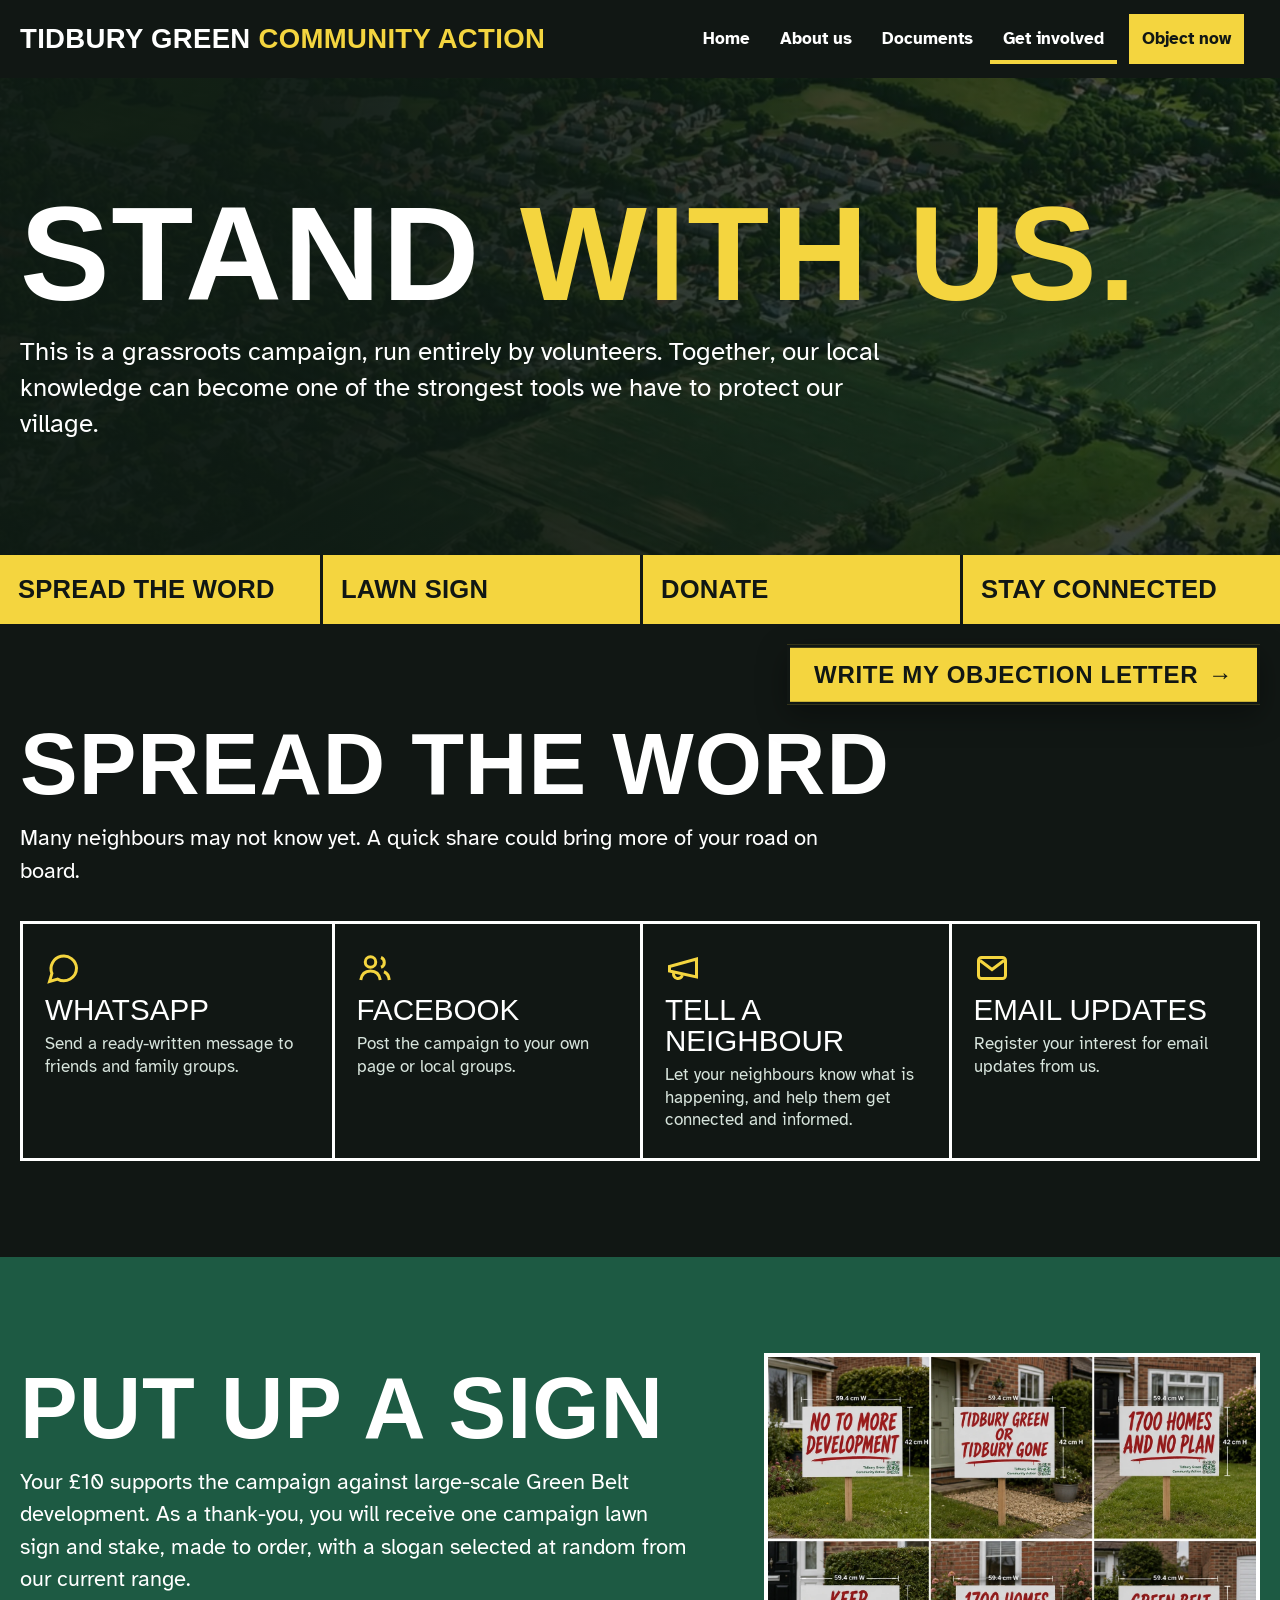
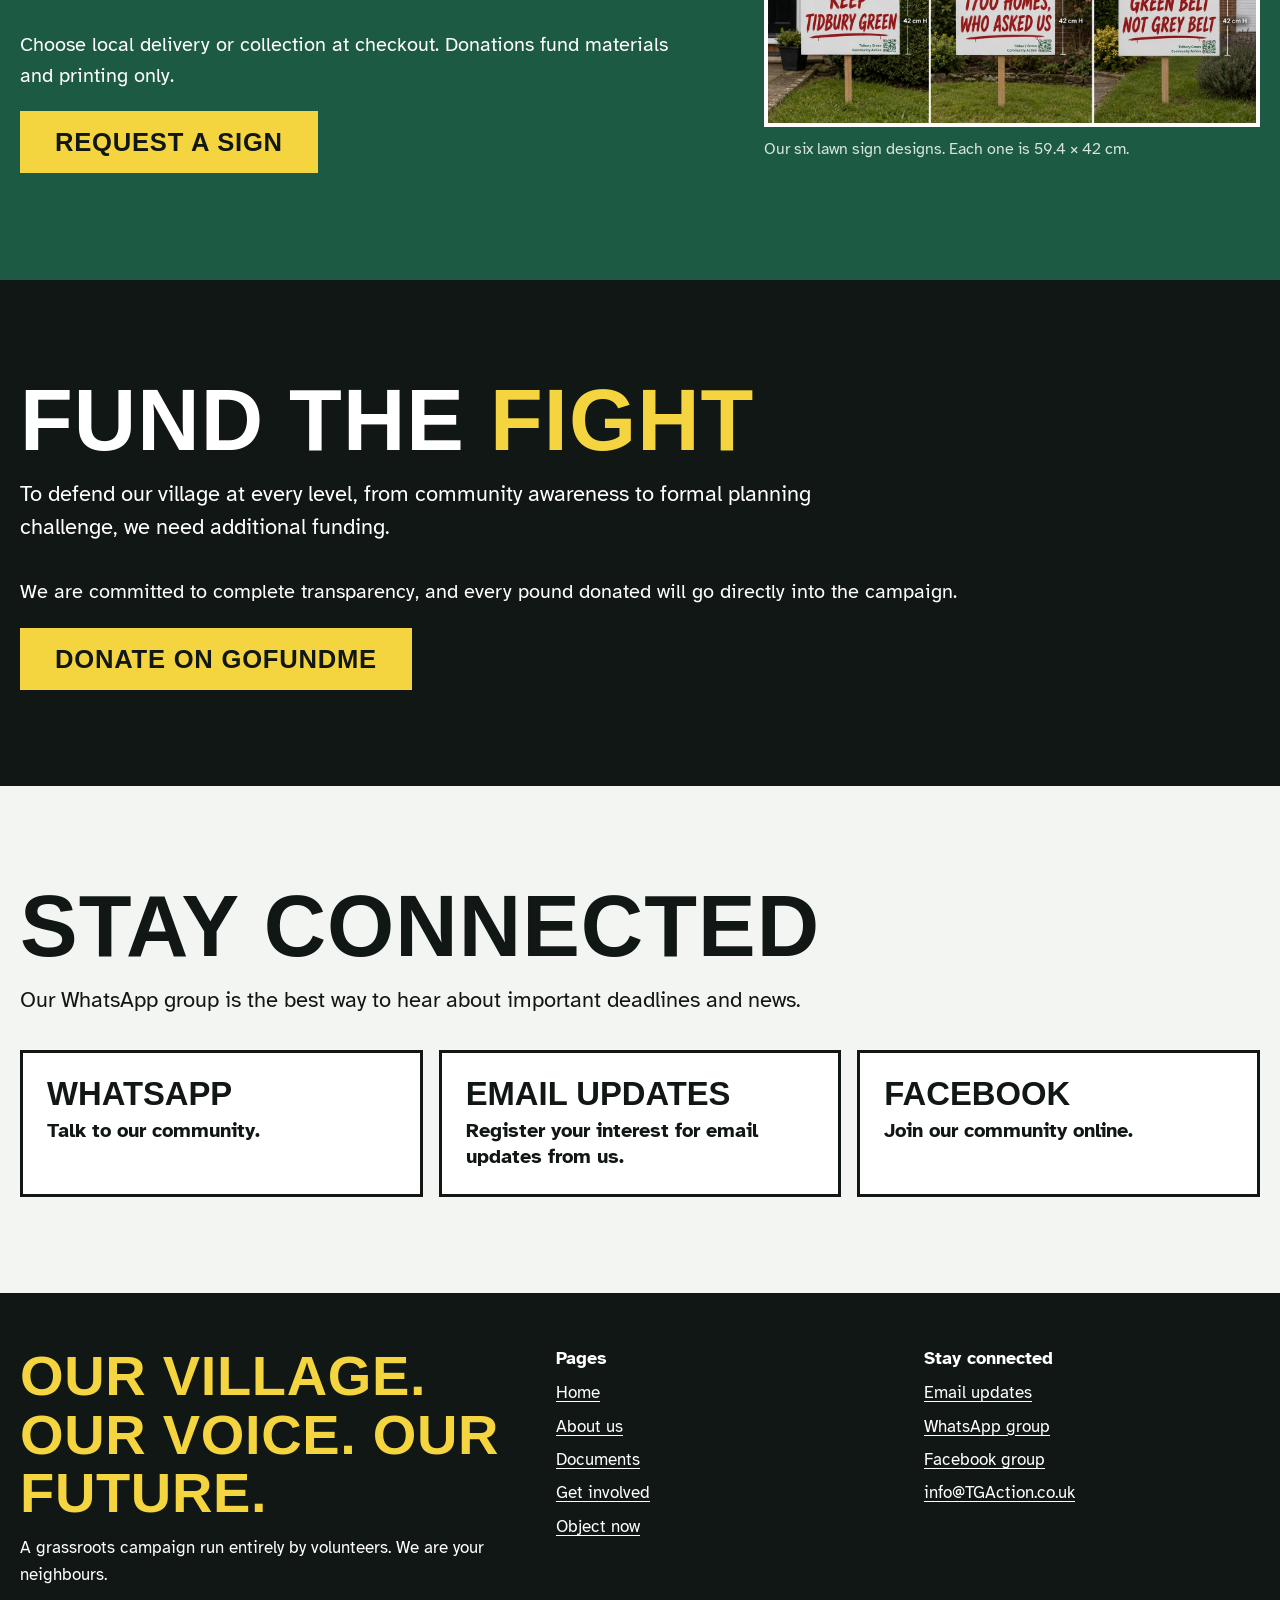
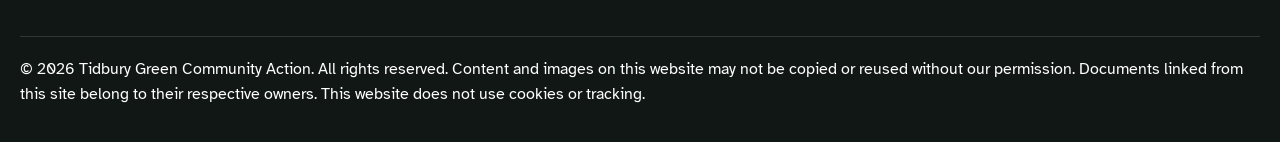
<file: get-involved.html>
<!doctype html>
<html lang="en-GB">
<head>
<meta charset="utf-8">
<meta name="viewport" content="width=device-width, initial-scale=1">
<title>Get involved | Tidbury Green Community Action</title>
<meta name="description" content="Spread the word, put up a lawn sign or donate to the campaign.">
<meta property="og:title" content="Get involved | Tidbury Green Community Action">
<meta property="og:description" content="Spread the word, put up a lawn sign or donate to the campaign.">
<meta property="og:image" content="https://www.tgaction.co.uk/assets/aerial.jpg">
<link rel="icon" href="assets/mark.svg" type="image/svg+xml">
<link rel="preconnect" href="https://fonts.googleapis.com">
<link rel="preconnect" href="https://fonts.gstatic.com" crossorigin>
<link rel="stylesheet" href="https://fonts.googleapis.com/css2?family=Atkinson+Hyperlegible:ital,wght@0,400;0,700;1,400&display=swap">
<link rel="stylesheet" href="assets/style.css">
<script src="assets/site.js" defer></script>
</head>
<body>
<a class="sr skip" href="#main">Skip to main content</a>

<header class="top"><div class="wrap bar">
  <a class="logo poster" href="index.html">Tidbury Green <span>Community Action</span></a>
  <nav class="main-nav" id="nav" aria-label="Main">
    <a href="index.html">Home</a><a href="about.html">About us</a><a href="documents.html">Documents</a><a href="get-involved.html" aria-current="page">Get involved</a>
    <a class="cta" href="object.html">Object now</a>
  </nav>
  <div class="tools">
    <button class="tool menu-btn" type="button" aria-expanded="false" aria-controls="nav">Menu</button>
  </div>
</div></header>

<main id="main">
  <div class="page-head"><div class="wrap">
    <h1 data-listen>Stand <em>with us.</em></h1>
    <p data-listen>This is a grassroots campaign, run entirely by volunteers. Together, our local knowledge can become one of the strongest tools we have to protect our village.</p>
  </div></div>

  <nav class="jump yellow poster" aria-label="On this page">
    <a href="#share">Spread the word</a><a href="#sign">Lawn sign</a><a href="#donate">Donate</a><a href="#connect">Stay connected</a>
  </nav>

      <section class="band dark" id="share"><div class="wrap">
    <h2>Spread the word</h2>
    <p class="intro">Many neighbours may not know yet. A quick share could bring more of your road on board.</p>
    <div class="share">
      <a data-share="whatsapp" href="https://chat.whatsapp.com/EBzqPUOAD3NLZhDo6qdUAZ"><svg viewBox="0 0 24 24" fill="none" stroke="currentColor" stroke-width="2" aria-hidden="true"><path d="M21 12a8.5 8.5 0 0 1-12.6 7.4L3 21l1.6-5.4A8.5 8.5 0 1 1 21 12z"/></svg><b>WhatsApp</b><span>Send a ready-written message to friends and family groups.</span></a>
      <a data-share="facebook" href="https://www.facebook.com/groups/tidburygreencommunityaction"><svg viewBox="0 0 24 24" fill="none" stroke="currentColor" stroke-width="2" aria-hidden="true"><circle cx="9" cy="8" r="3.5"/><path d="M2.5 20c.6-4 3-6 6.5-6s5.9 2 6.5 6M16 5a3.5 3.5 0 0 1 0 6.5M18 14.5c2 .8 3.2 2.6 3.5 5.5"/></svg><b>Facebook</b><span>Post the campaign to your own page or local groups.</span></a>
      <a data-share="email" href="mailto:"><svg viewBox="0 0 24 24" fill="none" stroke="currentColor" stroke-width="2" aria-hidden="true"><path d="m3 11 18-5v12L3 14v-3z"/><path d="M11.6 16.8a3 3 0 1 1-5.8-1.6"/></svg><b>Tell a neighbour</b><span>Let your neighbours know what is happening, and help them get connected and informed.</span></a>
      <a href="https://mailchi.mp/c38a7836127c/tgaction-register"><svg viewBox="0 0 24 24" fill="none" stroke="currentColor" stroke-width="2" aria-hidden="true"><rect x="3" y="5" width="18" height="14" rx="2"/><path d="m4 7 8 6 8-6"/></svg><b>Email updates</b><span>Register your interest for email updates from us.</span></a>
    </div>
  </div></section>

  <section class="band green" id="sign"><div class="wrap split">
    <div>
      <h2>Put up a sign</h2>
      <p class="intro">Your &pound;10 supports the campaign against large-scale Green Belt development. As a thank-you, you will receive one campaign lawn sign and stake, made to order, with a slogan selected at random from our current range.</p>
      <p>Choose local delivery or collection at checkout. Donations fund materials and printing only.</p>
      <a class="btn y" href="https://buy.stripe.com/4gM4gC0nweLEdptdhc9bO00">Request a sign</a>
    </div>
    <figure class="signs-photo"><img src="assets/lawn-signs.webp" width="1448" height="1086" loading="lazy" alt="Six campaign lawn signs on stakes in front gardens, each 59.4 cm wide by 42 cm high, with red lettering and the Tidbury Green Community Action name. The slogans are: No to more development. Tidbury Green or Tidbury gone. 1700 homes and no plan. Keep Tidbury Green. 1700 homes, who asked us. Green belt not grey belt."><figcaption>Our six lawn sign designs. Each one is 59.4 &times; 42 cm.</figcaption></figure>
  </div></section>

  <section class="band dark" id="donate"><div class="wrap">
    <div>
      <h2>Fund the <span style="color:var(--yellow)">fight</span></h2>
      <p class="intro">To defend our village at every level, from community awareness to formal planning challenge, we need additional funding.</p>
      <p>We are committed to complete transparency, and every pound donated will go directly into the campaign.</p>
      <a class="btn y" href="https://www.gofundme.com/f/TGAction">Donate on GoFundMe</a>
    </div>
  </div></section>

  <section class="band off" id="connect"><div class="wrap">
    <h2>Stay connected</h2>
    <p class="intro">Our WhatsApp group is the best way to hear about important deadlines and news.</p>
    <div class="connect">
      <a href="https://chat.whatsapp.com/EBzqPUOAD3NLZhDo6qdUAZ"><b>WhatsApp</b>Talk to our community.</a>
      <a href="https://mailchi.mp/c38a7836127c/tgaction-register"><b>Email updates</b>Register your interest for email updates from us.</a>
      <a href="https://www.facebook.com/groups/tidburygreencommunityaction"><b>Facebook</b>Join our community online.</a>
    </div>
  </div></section>
</main>

<footer class="foot"><div class="wrap">
  <div class="foot-grid">
    <div><p class="motto poster">Our Village. Our Voice. Our Future.</p><p>A grassroots campaign run entirely by volunteers. We are your neighbours.</p></div>
    <div><h2>Pages</h2><ul><li><a href="index.html">Home</a></li><li><a href="about.html">About us</a></li><li><a href="documents.html">Documents</a></li><li><a href="get-involved.html">Get involved</a></li><li><a href="object.html">Object now</a></li></ul></div>
    <div><h2>Stay connected</h2><ul><li><a href="https://mailchi.mp/c38a7836127c/tgaction-register">Email updates</a></li><li><a href="https://chat.whatsapp.com/EBzqPUOAD3NLZhDo6qdUAZ">WhatsApp group</a></li><li><a href="https://www.facebook.com/groups/tidburygreencommunityaction">Facebook group</a></li><li><a href="mailto:info@TGAction.co.uk">info@TGAction.co.uk</a></li></ul></div>
  </div>
  <p class="foot-note">&copy; 2026 Tidbury Green Community Action. All rights reserved. Content and images on this website may not be copied or reused without our permission. Documents linked from this site belong to their respective owners. This website does not use cookies or tracking.</p>
</div></footer>
<a class="sticky-cta" href="https://letters.tgaction.co.uk/"><span class="long">Write my objection letter</span><span class="short" aria-hidden="true">Object now</span> <span aria-hidden="true">&rarr;</span></a>
</body>
</html>
</file>
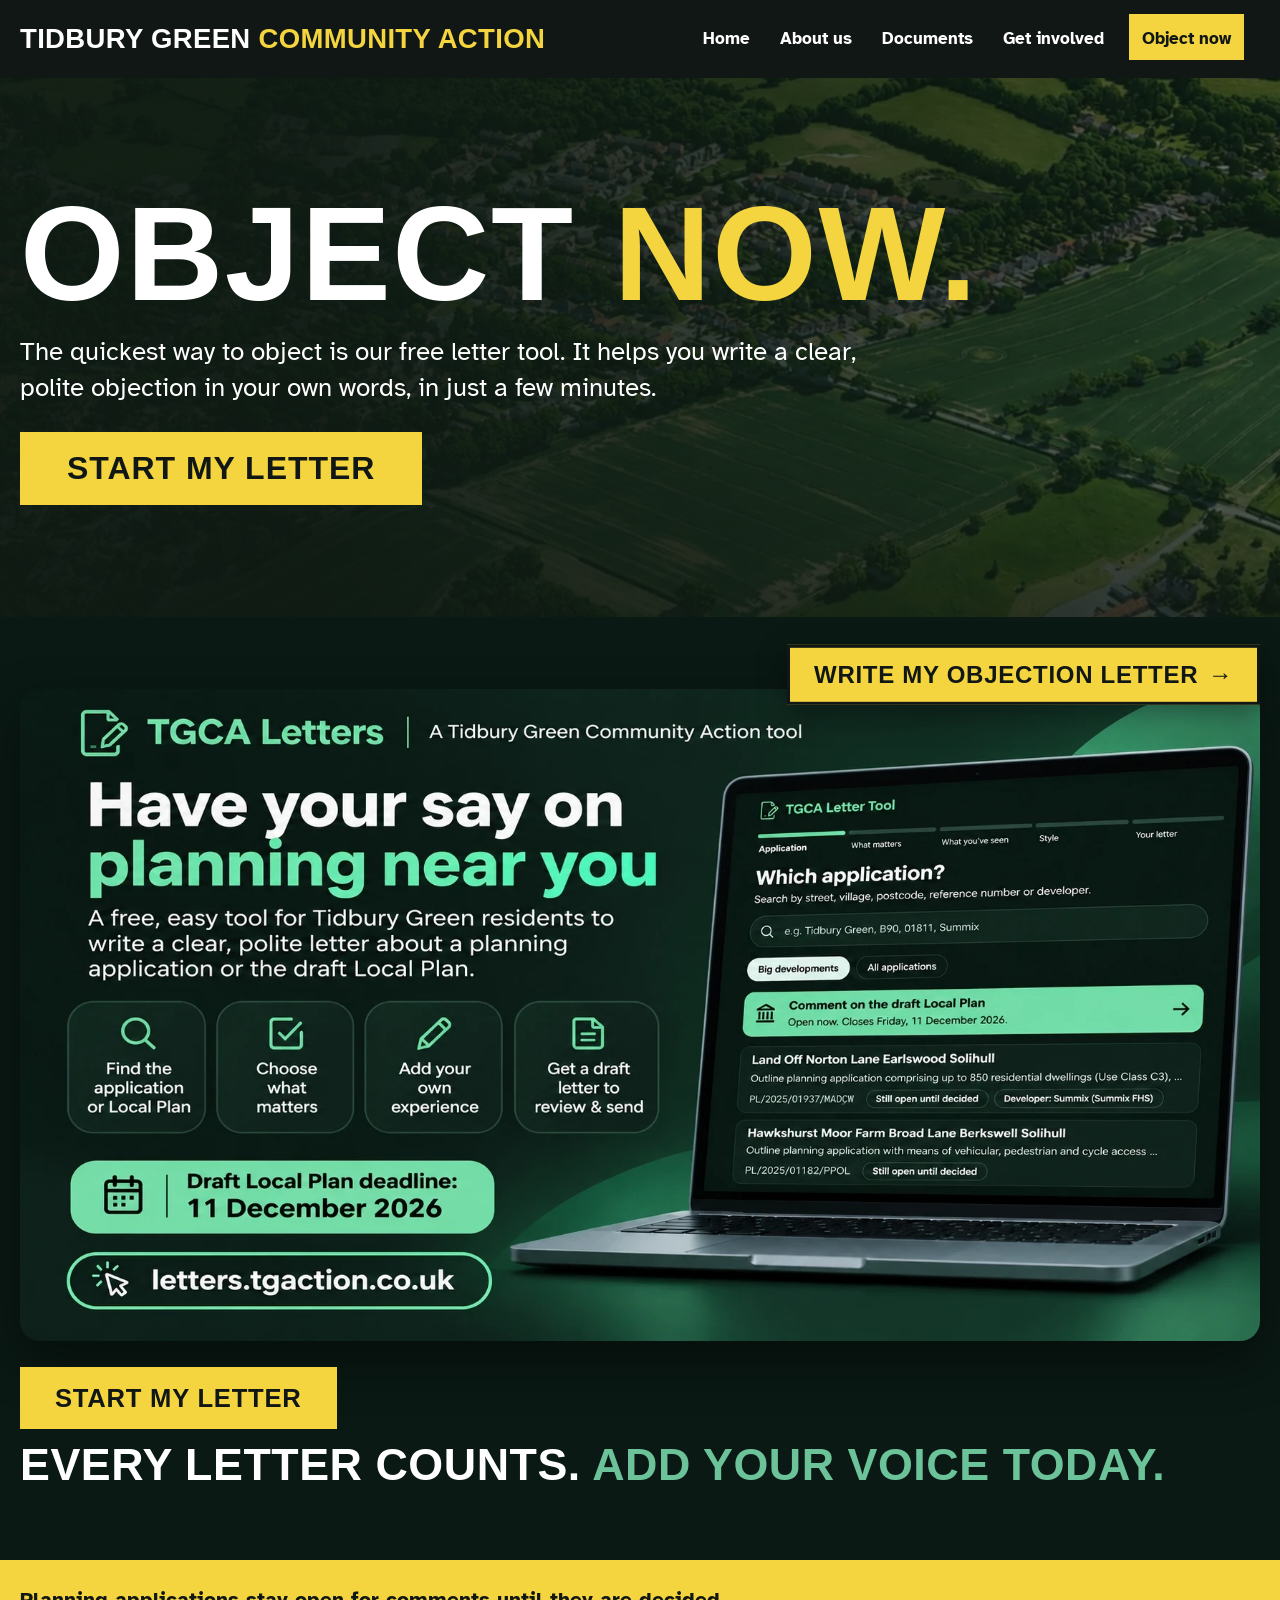
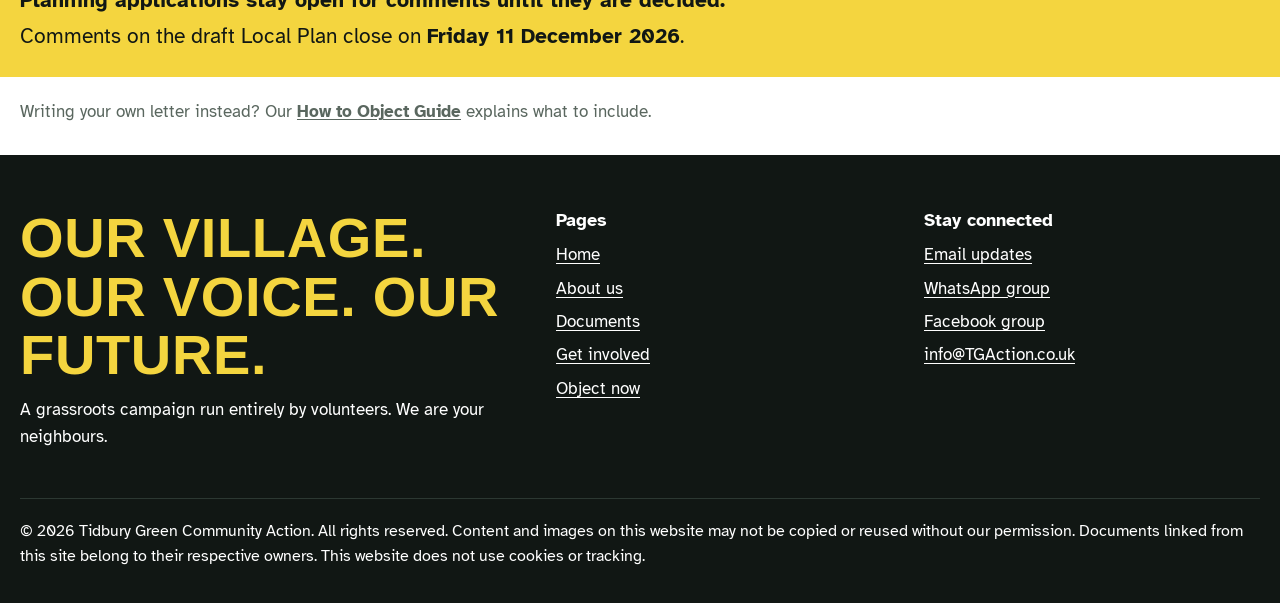
<file: object.html>
<!doctype html>
<html lang="en-GB">
<head>
<meta charset="utf-8">
<meta name="viewport" content="width=device-width, initial-scale=1">
<title>How to object | Tidbury Green Community Action</title>
<meta name="description" content="Object to the planning application step by step. We help you write it in your own words, ready to send.">
<meta property="og:title" content="How to object | Tidbury Green Community Action">
<meta property="og:description" content="Object to the planning application step by step. We help you write it in your own words, ready to send.">
<meta property="og:image" content="https://www.tgaction.co.uk/assets/aerial.jpg">
<link rel="icon" href="assets/mark.svg" type="image/svg+xml">
<link rel="preconnect" href="https://fonts.googleapis.com">
<link rel="preconnect" href="https://fonts.gstatic.com" crossorigin>
<link rel="stylesheet" href="https://fonts.googleapis.com/css2?family=Atkinson+Hyperlegible:ital,wght@0,400;0,700;1,400&display=swap">
<link rel="stylesheet" href="assets/style.css">
<script src="assets/site.js" defer></script>
</head>
<body>
<a class="sr skip" href="#main">Skip to main content</a>

<header class="top"><div class="wrap bar">
  <a class="logo poster" href="index.html">Tidbury Green <span>Community Action</span></a>
  <nav class="main-nav" id="nav" aria-label="Main">
    <a href="index.html">Home</a><a href="about.html">About us</a><a href="documents.html">Documents</a><a href="get-involved.html">Get involved</a>
    <a class="cta" href="object.html" aria-current="page">Object now</a>
  </nav>
  <div class="tools">
    <button class="tool menu-btn" type="button" aria-expanded="false" aria-controls="nav">Menu</button>
  </div>
</div></header>

<main id="main">
  <div class="page-head"><div class="wrap">
    <h1>Object <em>now.</em></h1>
    <p>The quickest way to object is our free letter tool. It helps you write a clear, polite objection in your own words, in just a few minutes.</p>
    <div class="btns" style="margin-top:26px"><a class="btn y btn-big" href="https://letters.tgaction.co.uk/">Start my letter</a></div>
  </div></div>

  <section class="tgl-ad" id="letter"><div class="wrap">
  <a class="tgl-ad-img" href="https://letters.tgaction.co.uk/">
    <img src="assets/tgca-letters-advert.webp" width="1731" height="909" loading="lazy" alt="TGCA Letters, a Tidbury Green Community Action tool. Have your say on planning near you. A free, easy tool for Tidbury Green residents to write a clear, polite letter about a planning application or the draft Local Plan. Find the application or Local Plan, choose what matters, add your own experience, and get a draft letter to review and send. Draft Local Plan deadline: 11 December 2026. letters.tgaction.co.uk">
  </a>
  <div class="tgl-ad-actions">
    <a class="btn y" href="https://letters.tgaction.co.uk/">Start my letter</a>
    <p class="tgl-ad-cheer poster">Every letter counts. <span>Add your voice today.</span></p>
  </div>
</div></section>

  <div class="alert"><div class="wrap">
    <p><strong>Planning applications stay open for comments until they are decided.</strong></p>
    <p>Comments on the draft Local Plan close on <strong>Friday 11 December 2026</strong>.</p>
  </div></div>

  <p class="wrap own-words">Writing your own letter instead? Our <a href="https://drive.google.com/file/d/165TrHSKY4jLJFlI0B8kQFYXKsHL_g45Z/view?usp=sharing" target="_blank" rel="noopener">How to Object Guide</a> explains what to include.</p>


</main>

<footer class="foot"><div class="wrap">
  <div class="foot-grid">
    <div><p class="motto poster">Our Village. Our Voice. Our Future.</p><p>A grassroots campaign run entirely by volunteers. We are your neighbours.</p></div>
    <div><h2>Pages</h2><ul><li><a href="index.html">Home</a></li><li><a href="about.html">About us</a></li><li><a href="documents.html">Documents</a></li><li><a href="get-involved.html">Get involved</a></li><li><a href="object.html">Object now</a></li></ul></div>
    <div><h2>Stay connected</h2><ul><li><a href="https://mailchi.mp/c38a7836127c/tgaction-register">Email updates</a></li><li><a href="https://chat.whatsapp.com/EBzqPUOAD3NLZhDo6qdUAZ">WhatsApp group</a></li><li><a href="https://www.facebook.com/groups/tidburygreencommunityaction">Facebook group</a></li><li><a href="mailto:info@TGAction.co.uk">info@TGAction.co.uk</a></li></ul></div>
  </div>
  <p class="foot-note">&copy; 2026 Tidbury Green Community Action. All rights reserved. Content and images on this website may not be copied or reused without our permission. Documents linked from this site belong to their respective owners. This website does not use cookies or tracking.</p>
</div></footer>
<a class="sticky-cta" href="https://letters.tgaction.co.uk/"><span class="long">Write my objection letter</span><span class="short" aria-hidden="true">Object now</span> <span aria-hidden="true">&rarr;</span></a>
</body>
</html>
</file>
<file: assets/style.css>
/* Tidbury Green Community Action: "Stand Up" design, in the TGCA Letter Tool colours
   Change the colours here and they update across the whole site. */
:root {
  color-scheme: light;
  --black: #111714;
  --green: #1d5a43;
  --mint: #6cc39a;
  --mint-soft: #e3efe8;
  --green-dark: #1d5a43;
  --yellow: #f4d53f;
  --white: #fff;
  --off: #f3f5f2;
  --grey: #5a675f;
  --line: #2c3832;
  --soft-line: #c5ccc4;
  --red: #a32a1e;
  --poster: Impact, Haettenschweiler, "Franklin Gothic Bold", "sans-serif-condensed", "Arial Narrow", sans-serif;
  --body: "Atkinson Hyperlegible", "Segoe UI", -apple-system, BlinkMacSystemFont, Roboto, Arial, sans-serif;
}

* { box-sizing: border-box; }
[hidden] { display: none !important; }
html { scroll-behavior: smooth; -webkit-text-size-adjust: 100%; }
html.big-text { font-size: 118%; }
body { margin: 0; background: var(--white); color: var(--black); font: 400 1.22rem/1.58 var(--body); }
a { color: inherit; text-underline-offset: .15em; }
img { max-width: 100%; }
p { margin: 0 0 1em; }
ul, ol { margin: 0 0 1em; padding-left: 1.25em; }
li { margin-bottom: .45em; }
:focus-visible { outline: 4px solid #1b6fd1; outline-offset: 3px; }
[id] { scroll-margin-top: 100px; }

h1, h2, h3, .poster {
  font-family: var(--poster);
  font-weight: 700;
  font-synthesis: none;
  text-transform: uppercase;
  letter-spacing: .012em;
  line-height: 1.02;
  margin: 0;
  overflow-wrap: anywhere;
}
h2 { font-size: clamp(2.7rem, 7vw, 5.4rem); margin-bottom: 14px; }
h3 { font-size: 2.1rem; margin-bottom: 12px; }
em { font-style: normal; }

.wrap { width: min(1240px, 100% - 40px); margin-inline: auto; }
.narrow { width: min(860px, 100% - 40px); margin-inline: auto; }
.band { padding: clamp(56px, 8vw, 96px) 0; }
.off { background: var(--off); }
.mintband { background: var(--mint-soft); }
.dark { background: var(--black); color: var(--white); }
.green { background: var(--green-dark); color: var(--white); }
.yellow { background: var(--yellow); }
.intro { font-size: 1.4rem; line-height: 1.45; max-width: 36em; margin-bottom: 34px; }
.eyebrow { display: inline-block; background: var(--yellow); color: var(--black); padding: 8px 15px; font-weight: 800; font-size: 1.05rem; line-height: 1.3; margin-bottom: 18px; }
.hint { display: block; font-weight: 400; color: var(--grey); font-size: 1.04rem; }
.dark .hint, .green .hint { color: #cfd8d2; }

.sr { position: absolute; width: 1px; height: 1px; overflow: hidden; clip-path: inset(50%); white-space: nowrap; }
.skip:focus { position: fixed; left: 12px; top: 12px; width: auto; height: auto; clip-path: none; z-index: 99; background: var(--white); color: var(--black); padding: 12px 18px; }

/* Countdown bar */
.countdown { background: var(--yellow); color: var(--black); font-weight: 700; font-size: 1.06rem; }
.countdown .wrap { display: flex; flex-wrap: wrap; align-items: center; justify-content: center; gap: 4px 20px; padding: 10px 0; text-align: center; }
.countdown b { font-family: var(--poster); font-synthesis: none; font-size: 1.6rem; line-height: 1; letter-spacing: .02em; text-transform: uppercase; }

/* Header */
.top { position: sticky; top: 0; z-index: 30; background: var(--black); color: var(--white); }
.bar { display: flex; align-items: center; justify-content: space-between; gap: 16px; min-height: 78px; }
.logo { font-size: 1.72rem; line-height: 1; text-decoration: none; }
.logo span { color: var(--yellow); }
.main-nav { display: flex; align-items: center; gap: 4px; margin-left: auto; }
.main-nav a { padding: 12px 13px; font-weight: 700; font-size: 1.06rem; text-decoration: none; }
.main-nav a:hover { color: var(--yellow); }
.main-nav a[aria-current="page"] { box-shadow: inset 0 -4px 0 var(--yellow); }
.main-nav a.cta { background: var(--yellow); color: var(--black); margin-left: 8px; }
.main-nav a.cta:hover { background: var(--white); color: var(--black); }
.main-nav a.cta[aria-current="page"] { box-shadow: inset 0 -4px 0 var(--black); }
.tools { display: flex; gap: 8px; flex: none; }
.tool { min-height: 48px; padding: 0 14px; background: transparent; color: var(--white); border: 2px solid var(--white); font: 700 1rem var(--body); cursor: pointer; display: inline-flex; align-items: center; gap: 8px; }
.tool:hover { border-color: var(--yellow); color: var(--yellow); }
.tool[aria-pressed="true"] { background: var(--yellow); border-color: var(--yellow); color: var(--black); }
.tool svg { width: 20px; height: 20px; }
.menu-btn { display: none; }
@media (max-width: 1180px) {
  .menu-btn { display: inline-flex; }
  .main-nav { display: none; position: absolute; inset: 100% 0 auto; flex-direction: column; align-items: stretch; gap: 0; background: var(--black); border-top: 2px solid var(--yellow); padding: 6px 20px 20px; margin: 0; }
  .main-nav.open { display: flex; }
  .main-nav a { padding: 16px 4px; font-size: 1.25rem; border-bottom: 1px solid var(--line); }
  .main-nav a.cta { margin: 14px 0 0; padding: 16px; text-align: center; border: 0; }
  .main-nav a[aria-current="page"] { box-shadow: none; color: var(--yellow); }
  .main-nav a.cta[aria-current="page"] { color: var(--black); }
}
@media (max-width: 560px) {
  .tool .lbl { display: none; }
  .tool { padding: 0 12px; }
  .tools { gap: 6px; }
  .logo { font-size: 1.4rem; }
}
@media (max-width: 380px) { .logo { font-size: 1.2rem; } }

/* Buttons */
.btn { display: inline-flex; align-items: center; justify-content: center; min-height: 62px; padding: 13px 32px; font-family: var(--poster); font-weight: 700; font-synthesis: none; font-size: 1.6rem; line-height: 1.1; letter-spacing: .03em; text-transform: uppercase; text-decoration: none; text-align: center; cursor: pointer; border: 3px solid var(--black); background: var(--black); color: var(--white); }
.btn:hover { background: var(--green); border-color: var(--green); color: var(--white); }
.dark .btn:not(.y):not(.w):hover, .green .btn:not(.y):not(.w):hover { background: var(--mint); border-color: var(--mint); color: var(--black); }
.btn.y { background: var(--yellow); border-color: var(--yellow); color: var(--black); }
.btn.y:hover { background: var(--white); border-color: var(--white); color: var(--black); }
.btn.w { background: transparent; border-color: var(--white); color: var(--white); }
.btn.w:hover { background: var(--white); color: var(--black); }
.btn.o { background: var(--white); color: var(--black); }
.btn.o:hover { background: var(--black); border-color: var(--black); color: var(--white); }
.off .btn.y:hover, .yellow .btn.y:hover, .form-box .btn.y:hover { background: var(--black); border-color: var(--black); color: var(--yellow); }
.btns { display: flex; flex-wrap: wrap; gap: 14px; }

/* Home hero */
.hero { position: relative; min-height: min(84vh, 780px); display: flex; align-items: flex-end; color: var(--white); background: linear-gradient(180deg, rgba(17, 23, 20, .85) 0%, rgba(17, 23, 20, .45) 14%, rgba(17, 23, 20, 0) 32%), linear-gradient(0deg, rgba(17, 23, 20, .95) 0%, rgba(17, 23, 20, .7) 32%, rgba(17, 23, 20, .18) 62%, rgba(17, 23, 20, 0) 80%), url("hero-proposed.webp") 60% 40% / cover; }
.hero h1, .hero p { text-shadow: 0 2px 18px rgba(0, 0, 0, .45); }
.hero-credit { position: absolute; right: 20px; top: 16px; margin: 0; padding: 6px 12px; background: rgba(17, 23, 20, .78); color: #fff; font-size: .95rem; font-weight: 700; line-height: 1.3; display: flex; align-items: center; gap: 8px; }
.hero-credit::before { content: ""; width: 22px; height: 0; border-top: 3px solid #e3241b; flex: none; }
@media (max-width: 560px) { .hero { background-position: 68% 30%; } .hero-credit { left: 20px; right: auto; font-size: .9rem; } }
.hero .wrap { padding: 130px 0 58px; }
.hero h1 { font-size: clamp(3.5rem, 14vw, 11.5rem); line-height: .93; margin-bottom: 24px; }
.hero h1 em, .page-head h1 em { color: var(--yellow); }
.hero .wrap p { font-size: clamp(1.3rem, 2.4vw, 1.72rem); line-height: 1.38; max-width: 32em; margin-bottom: 30px; }

/* Page headings */
.page-head { color: var(--white); background: linear-gradient(90deg, rgba(14, 26, 19, .95) 25%, rgba(14, 26, 19, .55)), url("aerial.jpg") center 62% / cover; padding: clamp(56px, 9vw, 112px) 0; }
.page-head h1 { font-size: clamp(3.3rem, 10.5vw, 8.4rem); line-height: .95; margin-bottom: 16px; }
.page-head p { font-size: clamp(1.3rem, 2.3vw, 1.62rem); line-height: 1.4; max-width: 34em; margin: 0; }

/* Numbers band */
.numbers .wrap { display: grid; grid-template-columns: repeat(3, 1fr); }
.num { padding: 20px 30px; border-left: 3px solid var(--black); line-height: 1.3; font-weight: 600; }
.num:first-child { border-left: 0; padding-left: 0; }
.num b { display: block; font-size: clamp(3.2rem, 6.6vw, 5.6rem); line-height: 1; margin-bottom: 4px; }

/* Three coloured blocks */
.step-grid { display: grid; grid-template-columns: repeat(3, 1fr); margin-bottom: 34px; }
.blk { padding: 32px 30px 36px; color: var(--white); }
.blk:nth-child(1) { background: var(--black); }
.blk:nth-child(2) { background: var(--green-dark); }
.blk:nth-child(3) { background: var(--mint); color: var(--black); }
.blk:nth-child(3) i { color: var(--black); }
.blk i { display: block; font-style: normal; font-size: 6rem; line-height: .95; color: var(--yellow); margin-bottom: 12px; }
.blk h3 { font-size: 2.5rem; }
.blk p { margin: 0; line-height: 1.45; }

/* Two-column bands */
.split { display: grid; grid-template-columns: 1.15fr .85fr; gap: clamp(32px, 6vw, 72px); align-items: center; }
.split.start { align-items: start; }
.photo { display: block; width: 100%; height: 100%; min-height: 320px; max-height: 500px; object-fit: cover; }
.big-quote { font-size: clamp(2.4rem, 5.4vw, 4.4rem); line-height: 1.04; }
.big-quote em { color: var(--yellow); }

/* Myth or fact */
.myths { display: grid; grid-template-columns: repeat(2, 1fr); gap: 0 34px; }
.myth { border-top: 3px solid var(--black); }
.myth:nth-last-child(-n+2) { border-bottom: 3px solid var(--black); }
.myth button { display: flex; width: 100%; align-items: flex-start; gap: 16px; padding: 22px 4px; background: none; border: 0; text-align: left; cursor: pointer; font: inherit; color: inherit; }
.myth button:hover { background: var(--yellow); }
.badge { flex: none; padding: 7px 10px; font: 400 1.1rem/1 var(--poster); font-synthesis: none; letter-spacing: .04em; text-transform: uppercase; }
.badge.m { background: var(--black); color: var(--white); }
.badge.f { background: var(--mint); color: var(--black); }
.myth .q { font-weight: 800; font-size: 1.25rem; line-height: 1.3; flex: 1; }
.myth .chev { flex: none; width: 30px; height: 30px; transition: transform .2s; }
.myth button[aria-expanded="true"] .chev { transform: rotate(180deg); }
.fact { display: flex; gap: 16px; padding: 0 4px 24px; }
.fact p { margin: 0; }

/* Share kit */
.share { display: grid; grid-template-columns: repeat(4, 1fr); gap: 0; margin-top: 10px; border: 3px solid var(--white); }
.share a { display: flex; flex-direction: column; gap: 8px; padding: 26px 22px; border-left: 3px solid var(--white); text-decoration: none; line-height: 1.35; }
.share a:first-child { border-left: 0; }
.share a:hover { background: var(--yellow); color: var(--black); }
.share a:hover span, .share a:hover svg { color: var(--black); }
.share b { font: 400 1.85rem/1.05 var(--poster); font-synthesis: none; text-transform: uppercase; }
.share span { color: #d7e4dc; font-size: 1.04rem; }
.share svg { width: 36px; height: 36px; color: var(--yellow); }

/* Lawn sign */
.sign { position: relative; background: var(--yellow); color: var(--black); padding: 28px; text-align: center; transform: rotate(-2.5deg); margin-bottom: 96px; }
.sign::after { content: ""; position: absolute; left: calc(50% - 7px); top: 100%; width: 14px; height: 96px; background: #d9d9d2; }
.sign b { display: block; font-size: 3.8rem; line-height: .96; }
.sign small { display: block; font: 700 1.1rem/1.3 var(--body); margin-top: 10px; }
.centre { text-align: center; }

/* Documents */
.doc-list { display: grid; grid-template-columns: 1fr 1fr; gap: 0 44px; margin-bottom: 32px; }
.doc-list a { display: flex; justify-content: space-between; align-items: center; gap: 16px; padding: 20px 2px; border-top: 3px solid var(--black); font-weight: 700; text-decoration: none; line-height: 1.3; }
.doc-list a:hover { color: var(--green); }
.arrow { flex: none; font-family: var(--poster); font-size: 2.1rem; line-height: 1; color: var(--green); }
.doc-group { margin-bottom: 52px; }
.doc-group h2 { font-size: clamp(2.2rem, 4.6vw, 3.4rem); }
.docs { list-style: none; margin: 0; padding: 0; border-bottom: 3px solid var(--black); }
.doc { margin: 0; border-top: 3px solid var(--black); }
.doc a { display: flex; justify-content: space-between; align-items: center; gap: 20px; padding: 20px 4px; text-decoration: none; }
.doc a:hover { background: var(--yellow); }
.doc b { display: block; font-size: 1.3rem; line-height: 1.3; }
.doc small { display: block; font-size: 1.06rem; line-height: 1.4; color: var(--grey); margin-top: 3px; }
.doc a:hover .arrow, .doc a:hover small { color: var(--black); }
.search { margin-bottom: 40px; }
.search label { display: block; font-weight: 800; margin-bottom: 6px; }

/* How to object */
.alert { background: var(--yellow); padding: 26px 0; }
.alert p { margin: 0 0 .35em; font-size: 1.3rem; line-height: 1.4; }
.alert p:last-child { margin: 0; }
.alert strong { font-weight: 800; }
.quote-line { display: block; font-family: var(--poster); font-synthesis: none; font-weight: 700; font-size: clamp(1.7rem, 3.4vw, 2.5rem); line-height: 1.12; text-transform: uppercase; color: var(--yellow); margin: 8px 0 4px; }
.emails { list-style: none; padding: 0; }
.emails li { margin-bottom: .25em; font-weight: 700; overflow-wrap: anywhere; }
.main-email { display: inline-block; font-size: clamp(1.32rem, 3vw, 1.9rem); font-weight: 800; color: var(--yellow); overflow-wrap: anywhere; }
.why { list-style: none; padding: 0; margin: 24px 0 0; }
.why li { display: flex; gap: 14px; margin-bottom: 18px; line-height: 1.45; }
.why b { flex: none; display: grid; place-items: center; width: 42px; height: 42px; background: var(--yellow); color: var(--black); font: 400 1.5rem var(--poster); font-synthesis: none; }

/* Objection helper */
.wizard { background: var(--white); color: var(--black); border: 3px solid var(--yellow); }
.wizard a { color: var(--green-dark); }
.wiz-head { padding: 24px clamp(20px, 4vw, 38px) 0; }
.progress { display: grid; grid-template-columns: repeat(4, 1fr); gap: 6px; margin-bottom: 10px; }
.progress span { height: 10px; background: #dfe4df; }
.progress span.on { background: var(--mint); }
.step-count { font: 400 1.35rem/1 var(--poster); font-synthesis: none; text-transform: uppercase; letter-spacing: .03em; color: var(--grey); margin: 0; }
.step { padding: 16px clamp(20px, 4vw, 38px) 30px; }
.step h3 { font-size: clamp(2.2rem, 4.2vw, 3rem); outline: none; }
.field { margin-bottom: 22px; }
label.l, legend { display: block; font-weight: 800; margin-bottom: 6px; padding: 0; }
input[type="text"], input[type="search"], select, textarea { width: 100%; min-height: 60px; padding: 14px 15px; border: 3px solid var(--black); border-radius: 0; background: var(--white); color: var(--black); font: inherit; }
input:focus, select:focus, textarea:focus { border-color: var(--green); }
textarea { min-height: 112px; line-height: 1.5; resize: vertical; }
fieldset { border: 0; margin: 0; padding: 0; }
.choices { display: grid; grid-template-columns: repeat(auto-fill, minmax(230px, 1fr)); gap: 10px; }
.choice { position: relative; }
.choice input { position: absolute; opacity: 0; width: 1px; height: 1px; }
.choice label { display: flex; align-items: center; gap: 14px; min-height: 74px; padding: 13px 15px; border: 3px solid var(--black); cursor: pointer; font-weight: 800; line-height: 1.25; background: var(--white); }
.choice label:hover { background: var(--off); }
.choice input:checked + label { background: var(--yellow); }
.choice input:focus-visible + label { outline: 4px solid #1b6fd1; outline-offset: 2px; }
.choice .ic { flex: none; display: grid; place-items: center; width: 42px; height: 42px; background: var(--off); font-size: 1.45rem; }
.choice input:checked + label .ic { background: var(--white); }
.choice .tick { margin-left: auto; width: 26px; height: 26px; border: 3px solid var(--black); flex: none; background: var(--white); }
.choice input:checked + label .tick { background: var(--black) url("data:image/svg+xml,%3Csvg xmlns='http://www.w3.org/2000/svg' viewBox='0 0 24 24' fill='none' stroke='%23ffd21f' stroke-width='4'%3E%3Cpath d='m5 12 5 5 9-10'/%3E%3C/svg%3E") center / 18px no-repeat; }
.own { border-left: 6px solid var(--yellow); padding: 4px 0 4px 18px; margin-bottom: 26px; }
.own h4 { margin: 0 0 4px; font: 400 1.7rem/1.05 var(--poster); font-synthesis: none; text-transform: uppercase; }
.nav-row { display: flex; flex-wrap: wrap; justify-content: space-between; gap: 12px; margin-top: 26px; padding-top: 22px; border-top: 3px solid var(--black); }
.msg { min-height: 1.6em; margin: 14px 0 0; font-weight: 800; color: var(--green-dark); }
.msg.err { color: var(--red); }
.letter { white-space: pre-wrap; background: var(--off); border-left: 6px solid var(--green); padding: 22px; font: 400 1.1rem/1.6 Georgia, serif; max-height: 420px; overflow: auto; margin-bottom: 18px; }
.sendto { font-size: 1.05rem; color: var(--grey); margin-bottom: 18px; overflow-wrap: anywhere; }
.done-list { list-style: none; padding: 0; margin: 18px 0 0; }
.done-list li { padding: 10px 0 10px 38px; position: relative; border-top: 2px solid var(--soft-line); margin: 0; }
.done-list li::before { content: "\2713"; position: absolute; left: 2px; top: 10px; width: 26px; height: 26px; background: var(--green); color: var(--white); font-weight: 900; text-align: center; line-height: 26px; font-size: .9rem; }
.saved { font-size: 1rem; color: var(--grey); }
.linkbtn { background: none; border: 0; padding: 0; color: var(--green-dark); font: inherit; font-weight: 800; text-decoration: underline; cursor: pointer; }

/* Get involved */
.jump { display: grid; grid-template-columns: repeat(4, 1fr); }
.jump a { display: block; padding: 22px 18px; border-left: 3px solid var(--black); font-size: 1.6rem; line-height: 1; text-decoration: none; }
.jump a:first-child { border-left: 0; }
.jump a:hover { background: var(--black); color: var(--yellow); }
.form-box { background: var(--white); color: var(--black); border: 3px solid var(--black); padding: clamp(22px, 4vw, 40px); }
.form-box h3 + p { margin-top: 4px; }
.connect { display: grid; grid-template-columns: repeat(3, 1fr); gap: 16px; }
.connect a { display: block; padding: 24px; border: 3px solid var(--black); background: var(--white); color: var(--black); text-decoration: none; font-weight: 600; line-height: 1.35; }
.connect a:hover { background: var(--yellow); }
.connect b { display: block; font-family: var(--poster); font-weight: 700; font-synthesis: none; font-size: 2.05rem; line-height: 1.05; text-transform: uppercase; margin-bottom: 6px; }

/* About */
.prose h2 { font-size: clamp(2.4rem, 5.6vw, 4rem); margin-top: 1.1em; }
.prose h2:first-child { margin-top: 0; }

/* Footer */
.foot { background: var(--black); color: var(--white); padding: 54px 0 34px; font-size: 1.08rem; }
.foot-grid { display: grid; grid-template-columns: 1.5fr 1fr 1fr; gap: 32px; }
.foot .motto { font-size: clamp(2.4rem, 4.6vw, 3.5rem); color: var(--yellow); margin-bottom: 12px; line-height: 1.04; }
.foot h2 { font: 800 1.14rem var(--body); text-transform: none; letter-spacing: 0; margin-bottom: 10px; }
.foot ul { list-style: none; padding: 0; margin: 0; }
.foot li { margin-bottom: 6px; }
.foot-note { border-top: 1px solid var(--line); margin: 30px 0 0; padding-top: 20px; font-size: 1rem; }

@media (max-width: 1000px) {
  .jump { grid-template-columns: repeat(3, 1fr); }
  .jump a:nth-child(4) { border-left: 0; }
  .jump a:nth-child(n+4) { border-top: 3px solid var(--black); }
  .share { grid-template-columns: 1fr 1fr; }
  .share a:nth-child(3) { border-left: 0; }
  .share a:nth-child(n+3) { border-top: 3px solid var(--white); }
}
@media (max-width: 860px) {
  .numbers .wrap, .step-grid, .split, .doc-list, .connect, .foot-grid, .myths { grid-template-columns: minmax(0, 1fr); }
  .myth:nth-last-child(2) { border-bottom: 0; }
  .num { border-left: 0; border-top: 3px solid var(--black); padding: 16px 0; }
  .num:first-child { border-top: 0; }
  .sign { max-width: 320px; margin-inline: auto; }
  .btns .btn { width: 100%; }
  .photo { min-height: 220px; max-height: 280px; }
}
@media (max-width: 560px) {
  .jump { grid-template-columns: 1fr 1fr; }
  .jump a { font-size: 1.4rem; border-top: 3px solid var(--black); }
  .jump a:nth-child(-n+2) { border-top: 0; }
  .jump a:nth-child(odd) { border-left: 0; }
  .jump a:nth-child(4) { border-left: 3px solid var(--black); }
  .share { grid-template-columns: 1fr; }
  .share a { border-left: 0; border-top: 3px solid var(--white); }
  .share a:first-child { border-top: 0; }
  .choices { grid-template-columns: 1fr; }
  .nav-row .btn { width: 100%; }
  .btn { font-size: 1.45rem; padding: 13px 22px; }
}
@media (prefers-reduced-motion: reduce) { html { scroll-behavior: auto; } * { transition: none !important; } }
@media print { .countdown, .top, .foot, .tools, .btn { display: none !important; } }

/* Letter tool and applications */
.tool-steps { list-style: none; padding: 0; margin: 26px 0 30px; display: grid; grid-template-columns: repeat(5, 1fr); gap: 0; border: 3px solid var(--mint); counter-reset: t; }
.tool-steps li { counter-increment: t; margin: 0; padding: 18px 16px; border-left: 3px solid var(--mint); line-height: 1.3; font-weight: 700; }
.tool-steps li:first-child { border-left: 0; }
.tool-steps li::before { content: counter(t); display: block; font: 400 2.6rem/1 var(--poster); font-synthesis: none; color: var(--mint); margin-bottom: 6px; }
.privacy { font-size: 1.04rem; color: #c9d3cd; max-width: 48em; margin-top: 22px; }
.apps { display: grid; grid-template-columns: repeat(3, 1fr); gap: 18px; }
.app { display: flex; flex-direction: column; background: var(--white); border: 3px solid var(--black); padding: 26px; }
.app h3 { font-size: 1.9rem; }
.app .homes { font: 400 3rem/1 var(--poster); font-synthesis: none; text-transform: uppercase; color: var(--green); margin: 4px 0 10px; }
.app p { margin-bottom: .6em; }
.app .ref { font: 700 1.02rem/1.3 Consolas, "SF Mono", Menlo, monospace; background: var(--mint-soft); padding: 6px 10px; display: inline-block; align-self: flex-start; margin-bottom: 16px; }
.app .btn { margin-top: auto; }
.alert ul { margin: .2em 0 .4em; padding-left: 1.2em; font-size: 1.2rem; }
@media (max-width: 1000px) { .tool-steps { grid-template-columns: 1fr 1fr 1fr; } .tool-steps li:nth-child(4) { border-left: 0; } .tool-steps li:nth-child(n+4) { border-top: 3px solid var(--mint); } .apps { grid-template-columns: 1fr; } }
@media (max-width: 560px) { .tool-steps { grid-template-columns: 1fr; } .tool-steps li { border-left: 0; border-top: 3px solid var(--mint); display: flex; align-items: center; gap: 14px; } .tool-steps li:first-child { border-top: 0; } .tool-steps li::before { margin: 0; font-size: 2.1rem; } }

/* TGCA Letters advert, shown as the original image */
.tgl-ad { background: #0a1914; color: #fff; padding: clamp(40px, 6vw, 72px) 0; }
.tgl-ad-img { display: block; border-radius: 20px; overflow: hidden; box-shadow: 0 20px 50px rgba(0, 0, 0, .45); }
.tgl-ad-img img { display: block; width: 100%; height: auto; }
.tgl-ad-img:hover { box-shadow: 0 0 0 4px var(--mint), 0 20px 50px rgba(0, 0, 0, .45); }
.tgl-ad-actions { display: flex; flex-wrap: wrap; align-items: center; gap: 12px 26px; margin-top: 26px; }
.tgl-ad-actions p { margin: 0; font-size: 1.15rem; }
.tgl-ad-actions p a { color: #fff; font-weight: 700; }
.tgl-ad-note { font-size: 1rem; color: #b7c4bd; max-width: 48em; margin: 18px 0 0; }
@media (max-width: 560px) { .tgl-ad-img { border-radius: 12px; } .tgl-ad-actions .btn { width: 100%; } }
.tgl-ad-actions .tgl-ad-cheer { font-size: clamp(1.9rem, 3.6vw, 2.8rem); line-height: 1.05; color: #fff; }
.tgl-ad-cheer span { color: var(--mint); }

/* Lawn sign photo */
.signs-photo { margin: 0 0 22px; }
.signs-photo img { display: block; width: 100%; height: auto; border: 4px solid var(--white); }
.signs-photo figcaption { font-size: 1rem; margin-top: 10px; color: #d6e6dd; }
.photo.whole { height: auto; min-height: 0; max-height: none; aspect-ratio: 3 / 2; border-radius: 20px; }
@media (min-width: 861px) { .split.split-wide { grid-template-columns: 1fr 1.04fr; } }
.final-cta { text-align: center; } .final-cta .intro { margin-left: auto; margin-right: auto; } .final-cta .btn:hover { background: var(--green); border-color: var(--green); color: var(--white); }

/* Object now */
.btn-big { min-height: 72px; padding: 16px 44px; font-size: 2rem; }
@media (max-width: 560px) { .btn-big { width: 100%; font-size: 1.7rem; } }
.own-words { margin-top: 22px; margin-bottom: 30px; font-size: 1.04rem; color: var(--grey); }
.own-words a { color: var(--grey); font-weight: 700; }

/* Sticky letter-tool button: always visible, right-hand side, three-quarters down the screen */
.sticky-cta { position: fixed; right: 20px; top: 75vh; transform: translateY(-50%); z-index: 40; display: inline-flex; align-items: center; gap: 10px; min-height: 60px; padding: 14px 24px; background: var(--yellow); color: var(--black); border: 3px solid var(--black); font: 700 1.5rem/1.1 var(--poster); font-synthesis: none; text-transform: uppercase; letter-spacing: .03em; text-decoration: none; box-shadow: 0 10px 30px rgba(0, 0, 0, .35); }
.sticky-cta:hover { background: var(--black); color: var(--yellow); }
.sticky-cta .short { display: none; }
@media (max-width: 760px) {
  .sticky-cta { right: 12px; top: auto; bottom: calc(92px + env(safe-area-inset-bottom)); transform: none; min-height: 52px; padding: 10px 16px; font-size: 1.25rem; }
  .sticky-cta .long { display: none; }
  .sticky-cta .short { display: inline; }
}
@media print { .sticky-cta { display: none; } }
</file>
